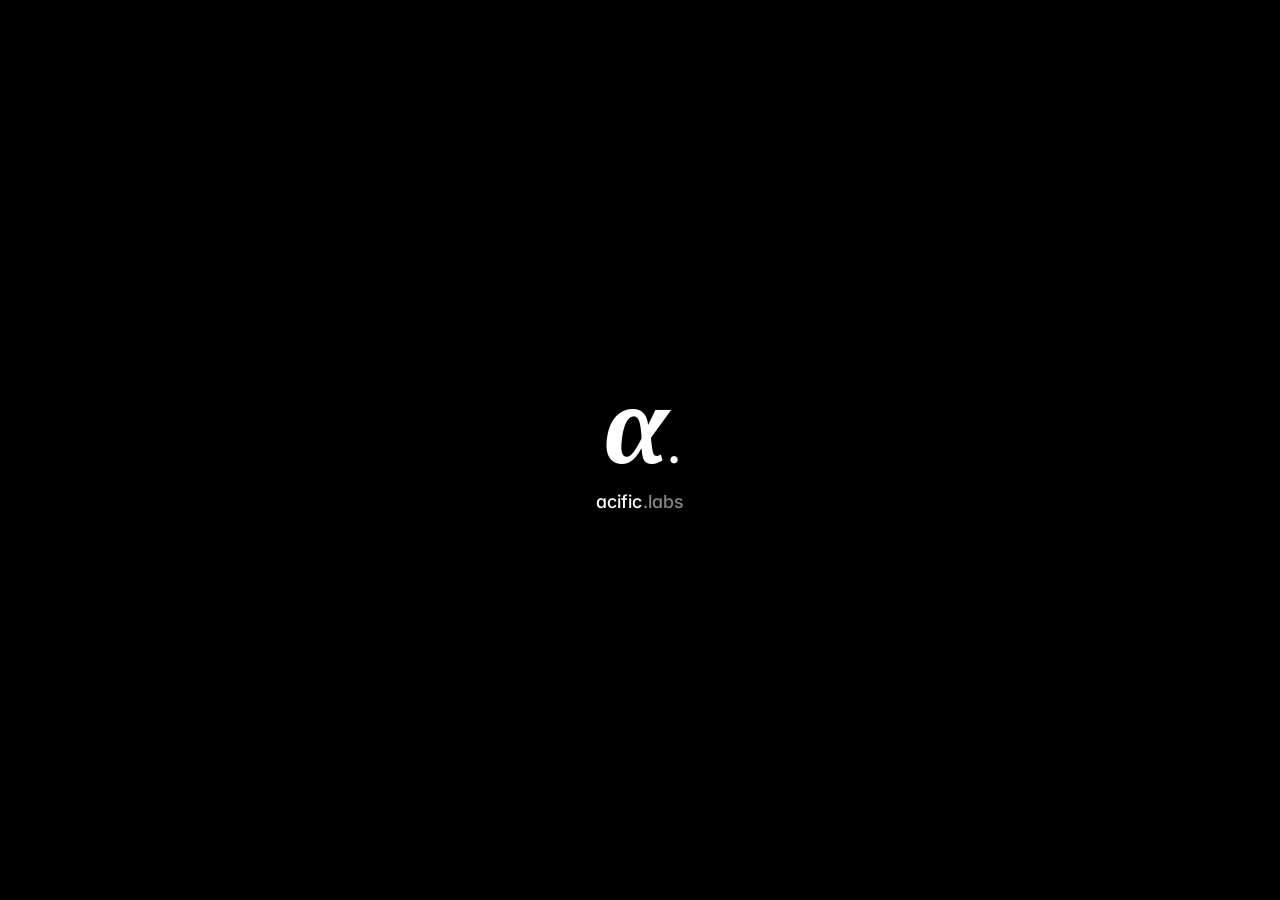
<file: index.html>
<!DOCTYPE html>
<html lang="en" class="home">
<head>
  <meta charset="UTF-8">
  <meta name="viewport" content="width=device-width, initial-scale=1.0">
  <title>acific.labs — Experimental Software Lab</title>
  <meta name="description" content="Acific is an independent software lab. We prototype our own products and AI tools, and run commissioned experiments for teams who want something that doesn't exist yet.">
  <meta name="theme-color" content="#0e0e0f">
  <meta property="og:title" content="acific.labs — Experimental Software Lab">
  <meta property="og:description" content="Experiments in software and AI.">
  <meta property="og:type" content="website">
  <link rel="icon" href="/assets/favicon.svg?v=2" type="image/svg+xml">
  <link rel="icon" href="/assets/favicon-32.png" sizes="32x32" type="image/png">
  <link rel="apple-touch-icon" href="/assets/apple-touch-icon.png">
  <link rel="manifest" href="/site.webmanifest">
  <meta property="og:image" content="https://acific.com/assets/og.png">
  <meta property="og:image:width" content="1200">
  <meta property="og:image:height" content="630">
  <meta property="og:site_name" content="acific.labs">
  <meta name="twitter:card" content="summary_large_image">
  <link rel="preconnect" href="https://fonts.googleapis.com">
  <link rel="preconnect" href="https://fonts.gstatic.com" crossorigin>
  <link href="https://fonts.googleapis.com/css2?family=Inter:wght@300;400;600;800&display=swap" rel="stylesheet">
  <link href="https://fonts.googleapis.com/css2?family=Noto+Serif:ital,wght@1,700&amp;text=%CE%B1&amp;display=block" rel="stylesheet">
  <link rel="stylesheet" href="/assets/style.css?v=20261016170921">
  <script>
    // Cinematic intro: once per visit, and never with reduced motion
    (function () {
      var h = document.documentElement, seen = false;
      try { seen = sessionStorage.getItem("acific-intro") === "1"; } catch (e) {}
      if (seen || matchMedia("(prefers-reduced-motion: reduce)").matches) { h.classList.add("no-intro"); return; }
      h.classList.add("booting");
      // Fail-safe: never leave the page hidden if the script below can't run
      setTimeout(function () { h.classList.remove("booting"); h.classList.add("no-intro"); }, 7000);
    })();
  </script>
</head>
<body>
  <div class="intro" id="intro" aria-hidden="true">
    <div class="intro-brand">
      <div class="intro-mark"><span class="intro-alpha">α</span><span class="intro-dot">.</span></div>
      <div class="intro-word"><span>acific</span>.labs</div>
    </div>
  </div>

  <header class="top">
    <a class="top-mark" href="/" aria-label="Acific home"><span class="alpha" aria-hidden="true">α</span></a>
    <h1 class="top-title"><span>acific</span>.labs</h1>
  </header>

  <main>
    <p class="ctag" aria-live="polite">Experiments in creative, software &amp; AI</p>
    <section class="stage" id="stage" aria-roledescription="carousel" aria-label="Acific pages">
      <article class="cc" style="--band: #b07a78" data-title="acific.labs" data-tag="Experiments in creative, software &amp; AI" data-sub="Independent software lab" data-chip="Lab" data-href="/experiments/" aria-roledescription="slide" aria-label="1 of 8: acific.labs">
        <a href="/experiments/">
          <span class="cc-head"><b class="alpha" aria-hidden="true">α</b><span class="cc-meta">Experimental<br>Software Lab</span><span class="chip cc-chip">Lab</span></span>
          <span class="cc-title">acific.labs</span>
          <span class="cc-by">Experiments in creative, software &amp; AI</span>
          <span class="cc-fig"><svg data-figure="orbit" role="img" aria-label="acific.labs figure" data-follow="off"></svg></span>
          <span class="cc-foot"><span><i>acific</i>.labs</span><span class="cc-open">Open ↗</span></span>
        </a>
      </article>
      <article class="cc" style="--band: #8e7cc3" data-title="Brand World Building" data-tag="Research, strategy and creative for your brand, in one living world." data-sub="AI world-building for brands" data-chip="Beta" data-href="https://worldb.com" aria-roledescription="slide" aria-label="2 of 8: Brand World Building">
        <a href="https://worldb.com" target="_blank" rel="noopener">
          <span class="cc-head"><b class="alpha" aria-hidden="true">α</b><span class="cc-meta">Experiment 004<br>Live beta</span><span class="chip cc-chip">Beta</span></span>
          <span class="cc-title">Brand World Building</span>
          <span class="cc-by">Worlds for brands, built by AI</span>
          <span class="cc-fig"><svg data-figure="world" role="img" aria-label="Brand World Building figure" data-follow="off"></svg></span>
          <span class="cc-foot"><span><i>acific</i>.labs</span><span class="cc-open">worldb.com ↗</span></span>
        </a>
      </article>
      <article class="cc" style="--band: #7d8fb3" data-title="AI Tools" data-tag="AI that does real work, not demos." data-sub="AI that does real work" data-chip="Running" data-href="/experiments/ai-tools/" aria-roledescription="slide" aria-label="3 of 8: AI Tools">
        <a href="/experiments/ai-tools/">
          <span class="cc-head"><b class="alpha" aria-hidden="true">α</b><span class="cc-meta">Experiment 001<br>Running</span><span class="chip cc-chip">Running</span></span>
          <span class="cc-title">AI Tools</span>
          <span class="cc-by">By Acific</span>
          <span class="cc-fig"><svg data-figure="network" role="img" aria-label="AI Tools figure" data-follow="off"></svg></span>
          <span class="cc-foot"><span><i>acific</i>.labs</span><span class="cc-open">Open ↗</span></span>
        </a>
      </article>
      <article class="cc" style="--band: #a8a548" data-title="Developer Utilities" data-tag="Small, sharp tools that remove friction." data-sub="Small, sharp tools" data-chip="Running" data-href="/experiments/developer-utilities/" aria-roledescription="slide" aria-label="4 of 8: Developer Utilities">
        <a href="/experiments/developer-utilities/">
          <span class="cc-head"><b class="alpha" aria-hidden="true">α</b><span class="cc-meta">Experiment 002<br>Running</span><span class="chip cc-chip">Running</span></span>
          <span class="cc-title">Developer Utilities</span>
          <span class="cc-by">By Acific</span>
          <span class="cc-fig"><svg data-figure="bars" role="img" aria-label="Developer Utilities figure" data-follow="off"></svg></span>
          <span class="cc-foot"><span><i>acific</i>.labs</span><span class="cc-open">Open ↗</span></span>
        </a>
      </article>
      <article class="cc" style="--band: #c4704f" data-title="Apps" data-tag="One thing, done exceptionally well." data-sub="One thing, done well" data-chip="Queued" data-href="/experiments/apps/" aria-roledescription="slide" aria-label="5 of 8: Apps">
        <a href="/experiments/apps/">
          <span class="cc-head"><b class="alpha" aria-hidden="true">α</b><span class="cc-meta">Experiment 003<br>Queued</span><span class="chip cc-chip">Queued</span></span>
          <span class="cc-title">Apps</span>
          <span class="cc-by">By Acific</span>
          <span class="cc-fig"><svg data-figure="funnel" role="img" aria-label="Apps figure" data-follow="off"></svg></span>
          <span class="cc-foot"><span><i>acific</i>.labs</span><span class="cc-open">Open ↗</span></span>
        </a>
      </article>
      <article class="cc" style="--band: #6f9a8d" data-title="Commissions" data-tag="Same bench, same standards, pointed at what you're building." data-sub="Development, AI, design" data-chip="Open" data-href="/commissions/" aria-roledescription="slide" aria-label="6 of 8: Commissions">
        <a href="/commissions/">
          <span class="cc-head"><b class="alpha" aria-hidden="true">α</b><span class="cc-meta">Commissions<br>For you</span><span class="chip cc-chip">Open</span></span>
          <span class="cc-title">Commissions</span>
          <span class="cc-by">Built for you</span>
          <span class="cc-fig"><svg data-figure="grid" role="img" aria-label="Commissions figure" data-follow="off"></svg></span>
          <span class="cc-foot"><span><i>acific</i>.labs</span><span class="cc-open">Open ↗</span></span>
        </a>
      </article>
      <article class="cc" style="--band: #e0c24f" data-title="Figures" data-tag="Nine small experiments in motion. Every one is live." data-sub="Interactive figures" data-chip="9 live" data-href="/figures/" aria-roledescription="slide" aria-label="7 of 8: Figures">
        <a href="/figures/">
          <span class="cc-head"><b class="alpha" aria-hidden="true">α</b><span class="cc-meta">Figures<br>Nine studies</span><span class="chip cc-chip">9 live</span></span>
          <span class="cc-title">Figures</span>
          <span class="cc-by">Small experiments in motion</span>
          <span class="cc-fig"><svg data-figure="matrix" role="img" aria-label="Figures figure" data-follow="off"></svg></span>
          <span class="cc-foot"><span><i>acific</i>.labs</span><span class="cc-open">Open ↗</span></span>
        </a>
      </article>
      <article class="cc" style="--band: #1f1f1f" data-title="About" data-tag="An independent lab for software that doesn't exist yet." data-sub="How we work" data-chip="Contact" data-href="/about/" aria-roledescription="slide" aria-label="8 of 8: About">
        <a href="/about/">
          <span class="cc-head"><b class="alpha" aria-hidden="true">α</b><span class="cc-meta">About<br>Contact</span><span class="chip cc-chip">Contact</span></span>
          <span class="cc-title">About</span>
          <span class="cc-by">An independent software lab</span>
          <span class="cc-fig"><svg data-figure="pair" role="img" aria-label="About figure" data-follow="off"></svg></span>
          <span class="cc-foot"><span><i>acific</i>.labs</span><span class="cc-open">Open ↗</span></span>
        </a>
      </article>
    </section>

    <nav class="cnav" aria-label="Carousel controls">
      <button class="cbtn" id="prev" aria-label="Previous">‹</button>
      <button class="cbtn" id="play" aria-label="Play" aria-pressed="false"><span class="i-play">▶</span><span class="i-pause">❚❚</span></button>
      <span class="cnav-now" aria-live="polite">
        <span class="cnav-thumb" id="navThumb"><b class="alpha" aria-hidden="true">α</b></span>
        <span class="cnav-text"><span class="cnav-title"><span id="navTitle">Acific</span><span class="chip" id="navChip">Lab</span></span><span class="cnav-sub" id="navSub"></span></span>
      </span>
      <a class="cbtn open" id="navOpen" href="/experiments/" aria-label="Open">↗</a>
      <button class="cbtn" id="next" aria-label="Next">›</button>
    </nav>
    <p class="chint">Drag · Scroll · ← → keys · Click the front card to open</p>
  </main>

  <div class="modal" id="modal" role="dialog" aria-modal="true" aria-label="Page" hidden>
    <article class="modal-card">
      <button class="modal-close" aria-label="Close">×</button>
      <div class="modal-body" id="modalBody"></div>
    </article>
  </div>
  <script type="module" src="/assets/site.js?v=20261016170921"></script>
  <script type="module" src="/assets/carousel.js?v=20261016170921"></script>
  <!-- Cloudflare Web Analytics (cookie-free) -->
  <script type="module" src="https://static.cloudflareinsights.com/beacon.min.js" data-cf-beacon='{"token": "da414ee884b74918b845daea1137ff67"}'></script>
</body>
</html>
</file>
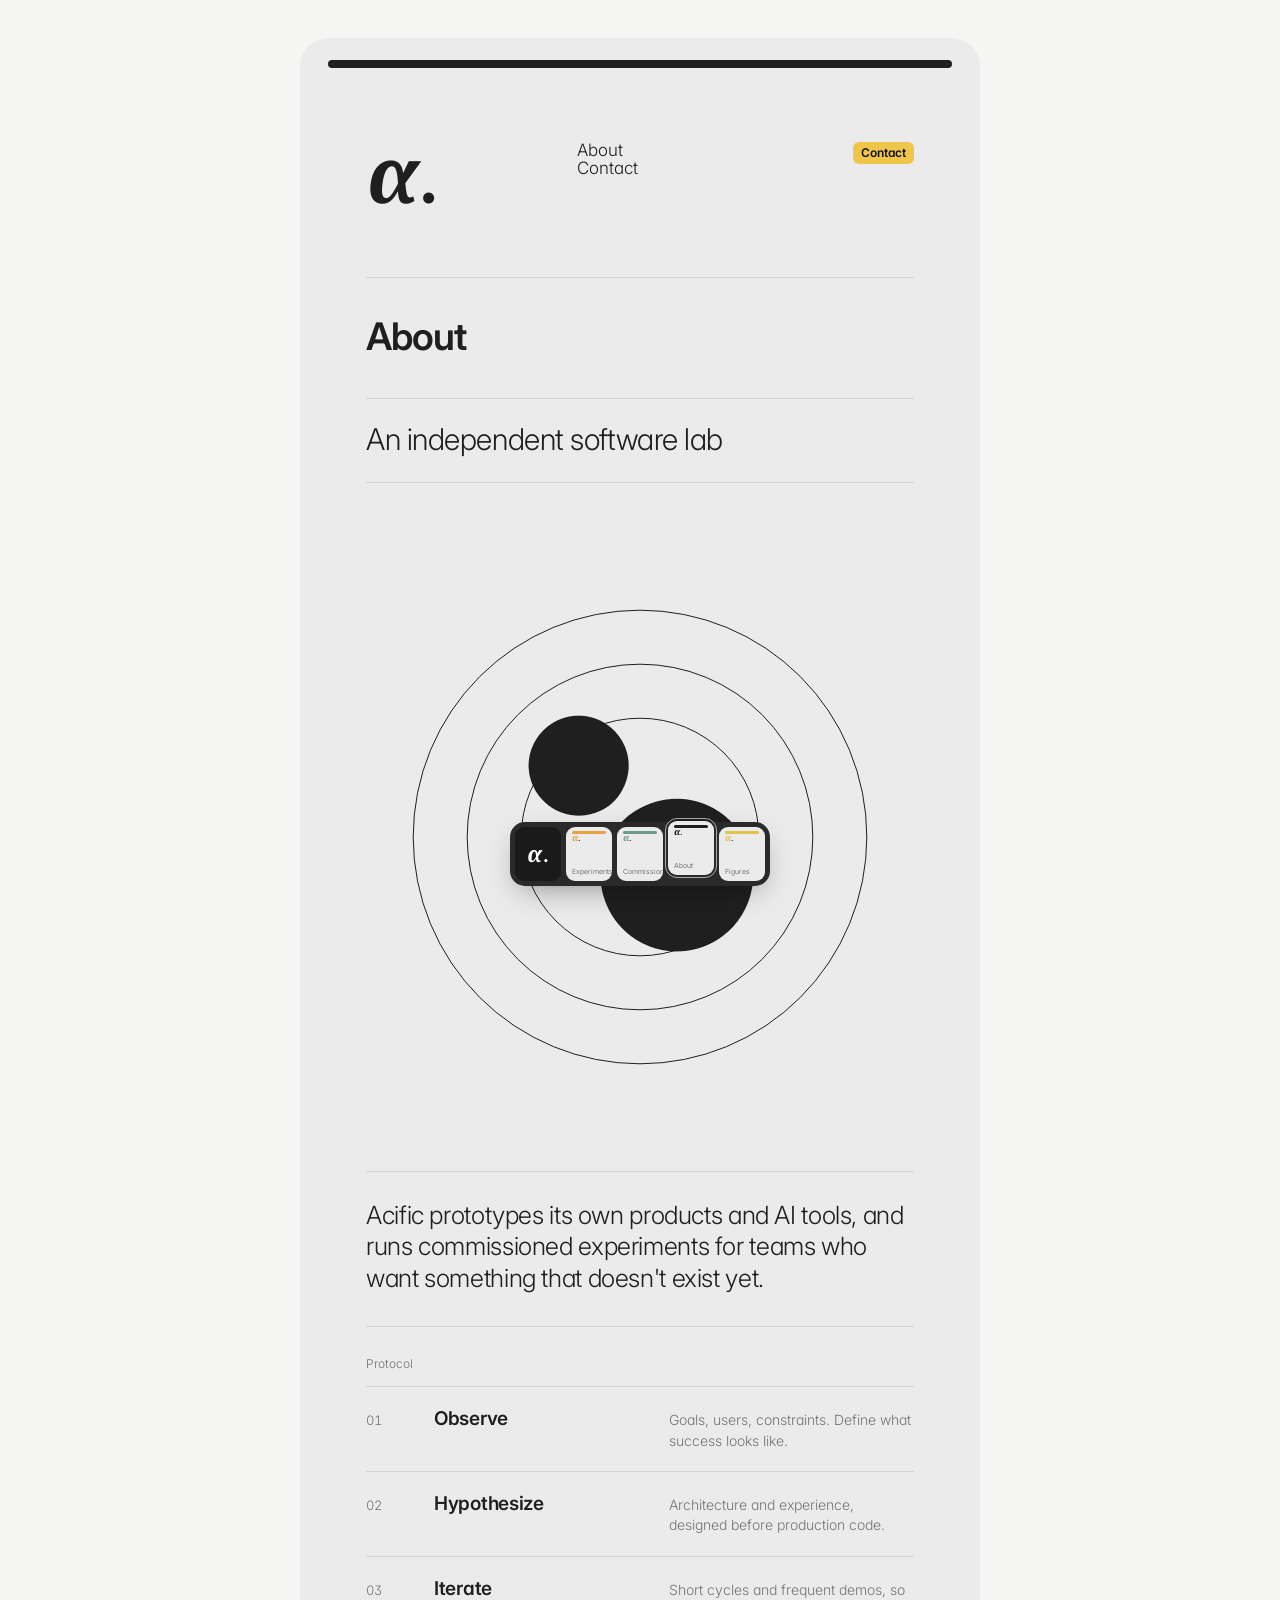
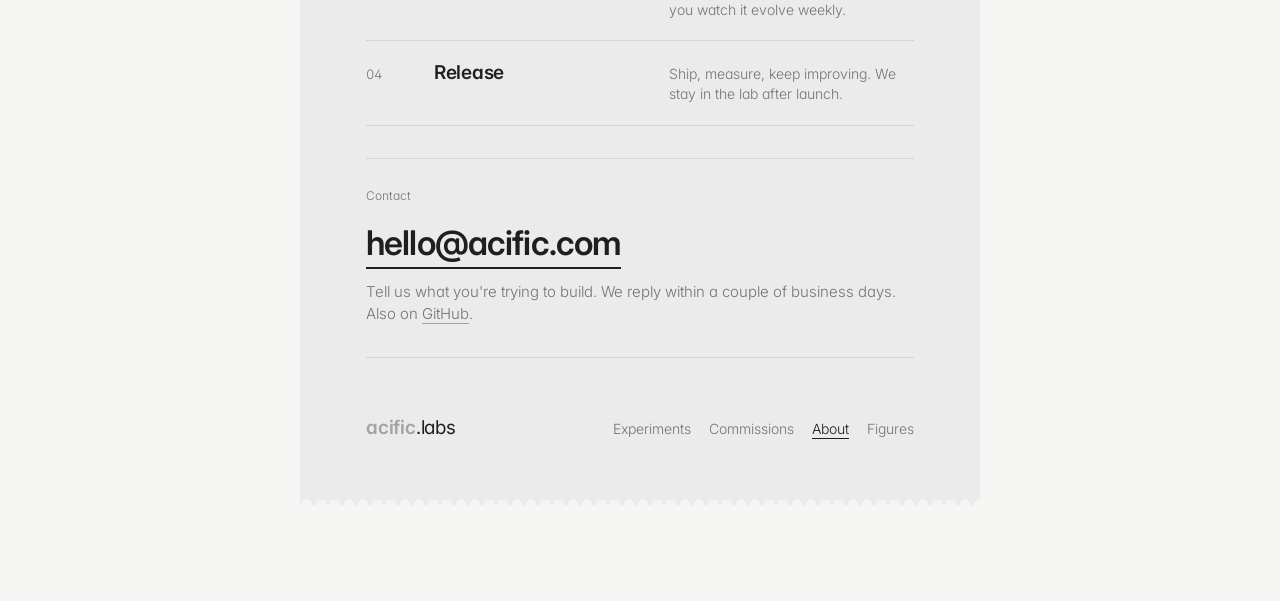
<file: about/index.html>
<!DOCTYPE html>
<html lang="en">
<head>
  <meta charset="UTF-8">
  <meta name="viewport" content="width=device-width, initial-scale=1.0">
  <title>About — acific.labs</title>
  <meta name="description" content="About Acific, an independent experimental software lab, and how to get in touch.">
  <meta name="theme-color" content="#1f1f1f">
  <meta property="og:title" content="About — acific.labs">
  <meta property="og:description" content="About Acific, an independent experimental software lab, and how to get in touch.">
  <meta property="og:type" content="website">
  <link rel="icon" href="/assets/favicon.svg?v=2" type="image/svg+xml">
  <link rel="icon" href="/assets/favicon-32.png" sizes="32x32" type="image/png">
  <link rel="apple-touch-icon" href="/assets/apple-touch-icon.png">
  <link rel="manifest" href="/site.webmanifest">
  <meta property="og:image" content="https://acific.com/assets/og.png">
  <meta property="og:image:width" content="1200">
  <meta property="og:image:height" content="630">
  <meta property="og:site_name" content="acific.labs">
  <meta name="twitter:card" content="summary_large_image">
  <link rel="preconnect" href="https://fonts.googleapis.com">
  <link rel="preconnect" href="https://fonts.gstatic.com" crossorigin>
  <link href="https://fonts.googleapis.com/css2?family=Inter:wght@300;400;600;800&display=swap" rel="stylesheet">
  <link href="https://fonts.googleapis.com/css2?family=Noto+Serif:ital,wght@1,700&amp;text=%CE%B1&amp;display=block" rel="stylesheet">
  <link rel="stylesheet" href="/assets/style.css?v=20261016170921">
</head>
<body>
  <div class="wall">
    <article class="card" style="--band: #1f1f1f">
      <header class="card-head">
        <a class="mark" href="/" aria-label="Acific home"><span class="alpha" aria-hidden="true">α</span></a>
        <p class="meta">About<br>Contact</p>
        <span class="chip head-chip">Contact</span>
      </header>

      <h1 class="title reveal">About</h1>
      <p class="by reveal">An independent software lab</p>
      <figure class="fig reveal">
        <svg data-figure="pair" role="img" aria-label="Two black bodies circling inside three rings."></svg>
      </figure>
      <section class="sect reveal">
        <p class="lede">Acific prototypes its own products and AI tools, and runs commissioned experiments for teams who want something that doesn't exist yet.</p>
      </section>
      <section class="sect reveal">
        <p class="label">Protocol</p>
        <ol class="rows">
        <li class="row"><span class="num">01</span><span class="row-title">Observe</span><span class="row-text">Goals, users, constraints. Define what success looks like.</span></li>
        <li class="row"><span class="num">02</span><span class="row-title">Hypothesize</span><span class="row-text">Architecture and experience, designed before production code.</span></li>
        <li class="row"><span class="num">03</span><span class="row-title">Iterate</span><span class="row-text">Short cycles and frequent demos, so you watch it evolve weekly.</span></li>
        <li class="row"><span class="num">04</span><span class="row-title">Release</span><span class="row-text">Ship, measure, keep improving. We stay in the lab after launch.</span></li>
        </ol>
      </section>
      <section class="sect reveal" id="contact">
        <p class="label">Contact</p>
        <a class="mail" href="mailto:hello@acific.com">hello@acific.com</a>
        <p class="muted">Tell us what you're trying to build. We reply within a couple of business days. Also on <a class="u" href="https://github.com/Acific" target="_blank" rel="noopener">GitHub</a>.</p>
      </section>

      <footer class="card-foot">
        <a class="wordmark" href="/"><span>acific</span>.labs</a>
        <nav aria-label="Main">
        <a href="/experiments/">Experiments</a>
        <a href="/commissions/">Commissions</a>
        <a href="/about/" aria-current="page">About</a>
        <a href="/figures/">Figures</a>
        </nav>
      </footer>
    </article>
  </div>
  <nav class="dock" aria-label="Pages">
    <a class="dock-home" href="/" aria-label="Home"><span class="alpha" aria-hidden="true">α</span></a>
    <a class="dock-card" href="/experiments/" style="--band: #e8a13c"><b class="alpha" aria-hidden="true">α</b><span>Experiments</span></a>
    <a class="dock-card" href="/commissions/" style="--band: #6f9a8d"><b class="alpha" aria-hidden="true">α</b><span>Commissions</span></a>
    <a class="dock-card" href="/about/" style="--band: #1f1f1f" aria-current="page"><b class="alpha" aria-hidden="true">α</b><span>About</span></a>
    <a class="dock-card" href="/figures/" style="--band: #e0c24f"><b class="alpha" aria-hidden="true">α</b><span>Figures</span></a>
  </nav>
  <script type="module" src="/assets/site.js?v=20261016170921"></script>
  <!-- Cloudflare Web Analytics (cookie-free) -->
  <script type="module" src="https://static.cloudflareinsights.com/beacon.min.js" data-cf-beacon='{"token": "da414ee884b74918b845daea1137ff67"}'></script>
</body>
</html>
</file>
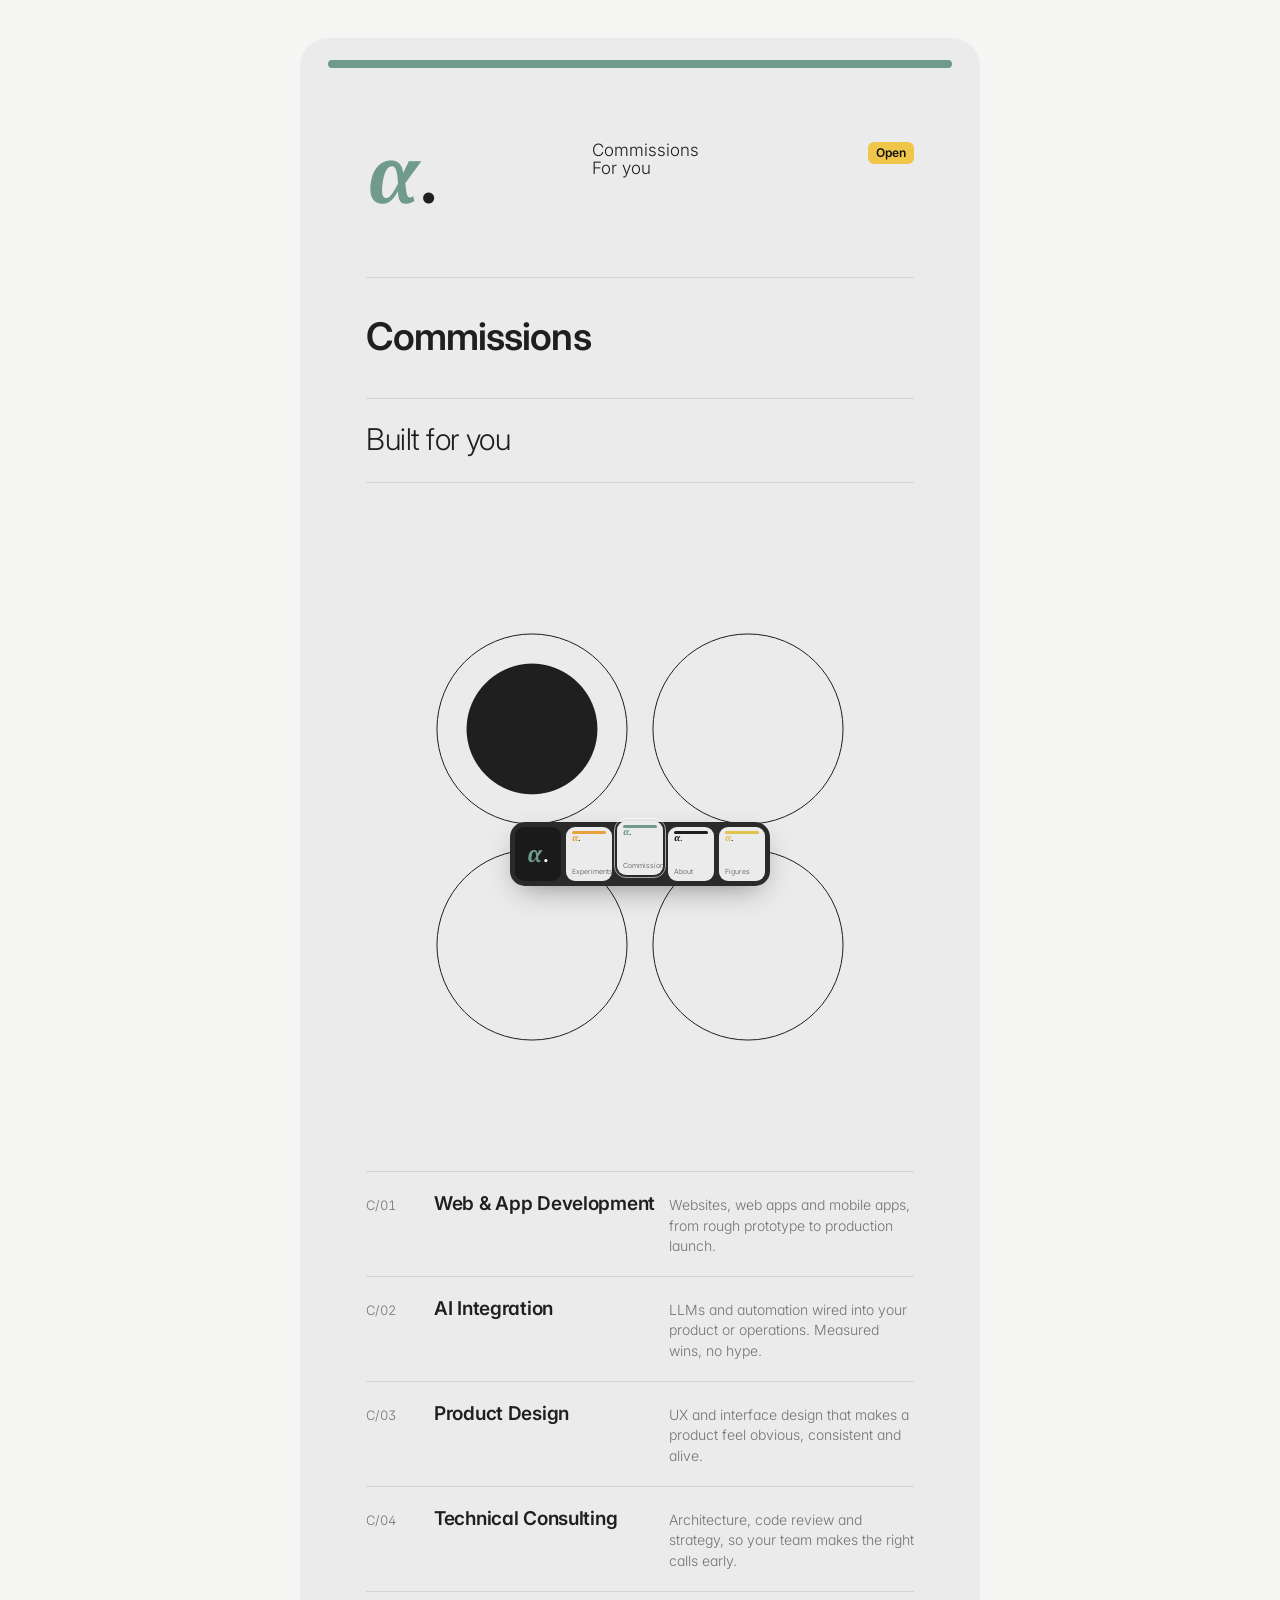
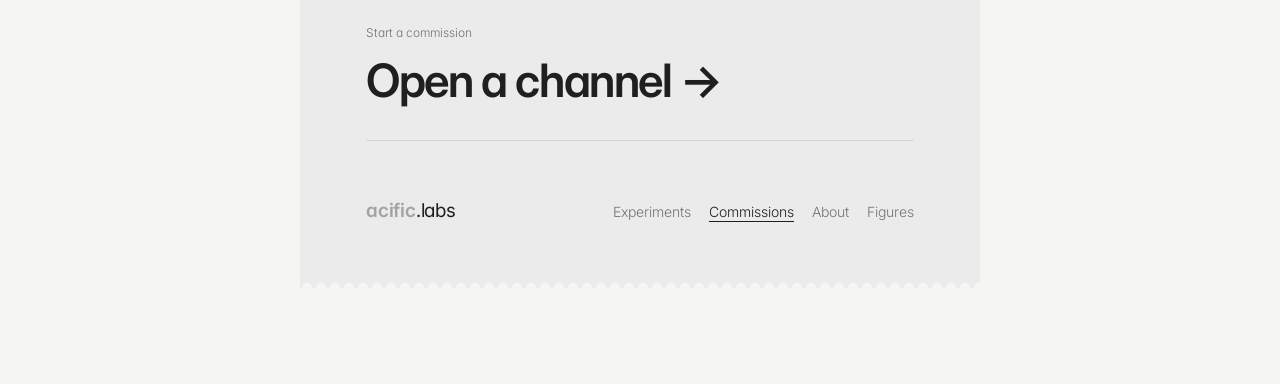
<file: commissions/index.html>
<!DOCTYPE html>
<html lang="en">
<head>
  <meta charset="UTF-8">
  <meta name="viewport" content="width=device-width, initial-scale=1.0">
  <title>Commissions — acific.labs</title>
  <meta name="description" content="Web and app development, AI integration, product design and technical consulting from Acific.">
  <meta name="theme-color" content="#6f9a8d">
  <meta property="og:title" content="Commissions — acific.labs">
  <meta property="og:description" content="Web and app development, AI integration, product design and technical consulting from Acific.">
  <meta property="og:type" content="website">
  <link rel="icon" href="/assets/favicon.svg?v=2" type="image/svg+xml">
  <link rel="icon" href="/assets/favicon-32.png" sizes="32x32" type="image/png">
  <link rel="apple-touch-icon" href="/assets/apple-touch-icon.png">
  <link rel="manifest" href="/site.webmanifest">
  <meta property="og:image" content="https://acific.com/assets/og.png">
  <meta property="og:image:width" content="1200">
  <meta property="og:image:height" content="630">
  <meta property="og:site_name" content="acific.labs">
  <meta name="twitter:card" content="summary_large_image">
  <link rel="preconnect" href="https://fonts.googleapis.com">
  <link rel="preconnect" href="https://fonts.gstatic.com" crossorigin>
  <link href="https://fonts.googleapis.com/css2?family=Inter:wght@300;400;600;800&display=swap" rel="stylesheet">
  <link href="https://fonts.googleapis.com/css2?family=Noto+Serif:ital,wght@1,700&amp;text=%CE%B1&amp;display=block" rel="stylesheet">
  <link rel="stylesheet" href="/assets/style.css?v=20261016170921">
</head>
<body>
  <div class="wall">
    <article class="card" style="--band: #6f9a8d">
      <header class="card-head">
        <a class="mark" href="/" aria-label="Acific home"><span class="alpha" aria-hidden="true">α</span></a>
        <p class="meta">Commissions<br>For you</p>
        <span class="chip head-chip">Open</span>
      </header>

      <h1 class="title reveal">Commissions</h1>
      <p class="by reveal">Built for you</p>
      <figure class="fig reveal">
        <svg data-figure="grid" role="img" aria-label="A black body moving between four circles, one for each kind of commission."></svg>
      </figure>
      <ol class="rows reveal">
        <li class="row" data-station="0"><span class="num">C/01</span><span class="row-title">Web & App Development</span><span class="row-text">Websites, web apps and mobile apps, from rough prototype to production launch.</span></li>
        <li class="row" data-station="1"><span class="num">C/02</span><span class="row-title">AI Integration</span><span class="row-text">LLMs and automation wired into your product or operations. Measured wins, no hype.</span></li>
        <li class="row" data-station="2"><span class="num">C/03</span><span class="row-title">Product Design</span><span class="row-text">UX and interface design that makes a product feel obvious, consistent and alive.</span></li>
        <li class="row" data-station="3"><span class="num">C/04</span><span class="row-title">Technical Consulting</span><span class="row-text">Architecture, code review and strategy, so your team makes the right calls early.</span></li>
      </ol>
      <a class="next link reveal" href="/about/#contact"><span class="label">Start a commission</span><span class="next-title">Open a channel →</span></a>

      <footer class="card-foot">
        <a class="wordmark" href="/"><span>acific</span>.labs</a>
        <nav aria-label="Main">
        <a href="/experiments/">Experiments</a>
        <a href="/commissions/" aria-current="page">Commissions</a>
        <a href="/about/">About</a>
        <a href="/figures/">Figures</a>
        </nav>
      </footer>
    </article>
  </div>
  <nav class="dock" aria-label="Pages">
    <a class="dock-home" href="/" aria-label="Home"><span class="alpha" aria-hidden="true">α</span></a>
    <a class="dock-card" href="/experiments/" style="--band: #e8a13c"><b class="alpha" aria-hidden="true">α</b><span>Experiments</span></a>
    <a class="dock-card" href="/commissions/" style="--band: #6f9a8d" aria-current="page"><b class="alpha" aria-hidden="true">α</b><span>Commissions</span></a>
    <a class="dock-card" href="/about/" style="--band: #1f1f1f"><b class="alpha" aria-hidden="true">α</b><span>About</span></a>
    <a class="dock-card" href="/figures/" style="--band: #e0c24f"><b class="alpha" aria-hidden="true">α</b><span>Figures</span></a>
  </nav>
  <script type="module" src="/assets/site.js?v=20261016170921"></script>
  <!-- Cloudflare Web Analytics (cookie-free) -->
  <script type="module" src="https://static.cloudflareinsights.com/beacon.min.js" data-cf-beacon='{"token": "da414ee884b74918b845daea1137ff67"}'></script>
</body>
</html>
</file>
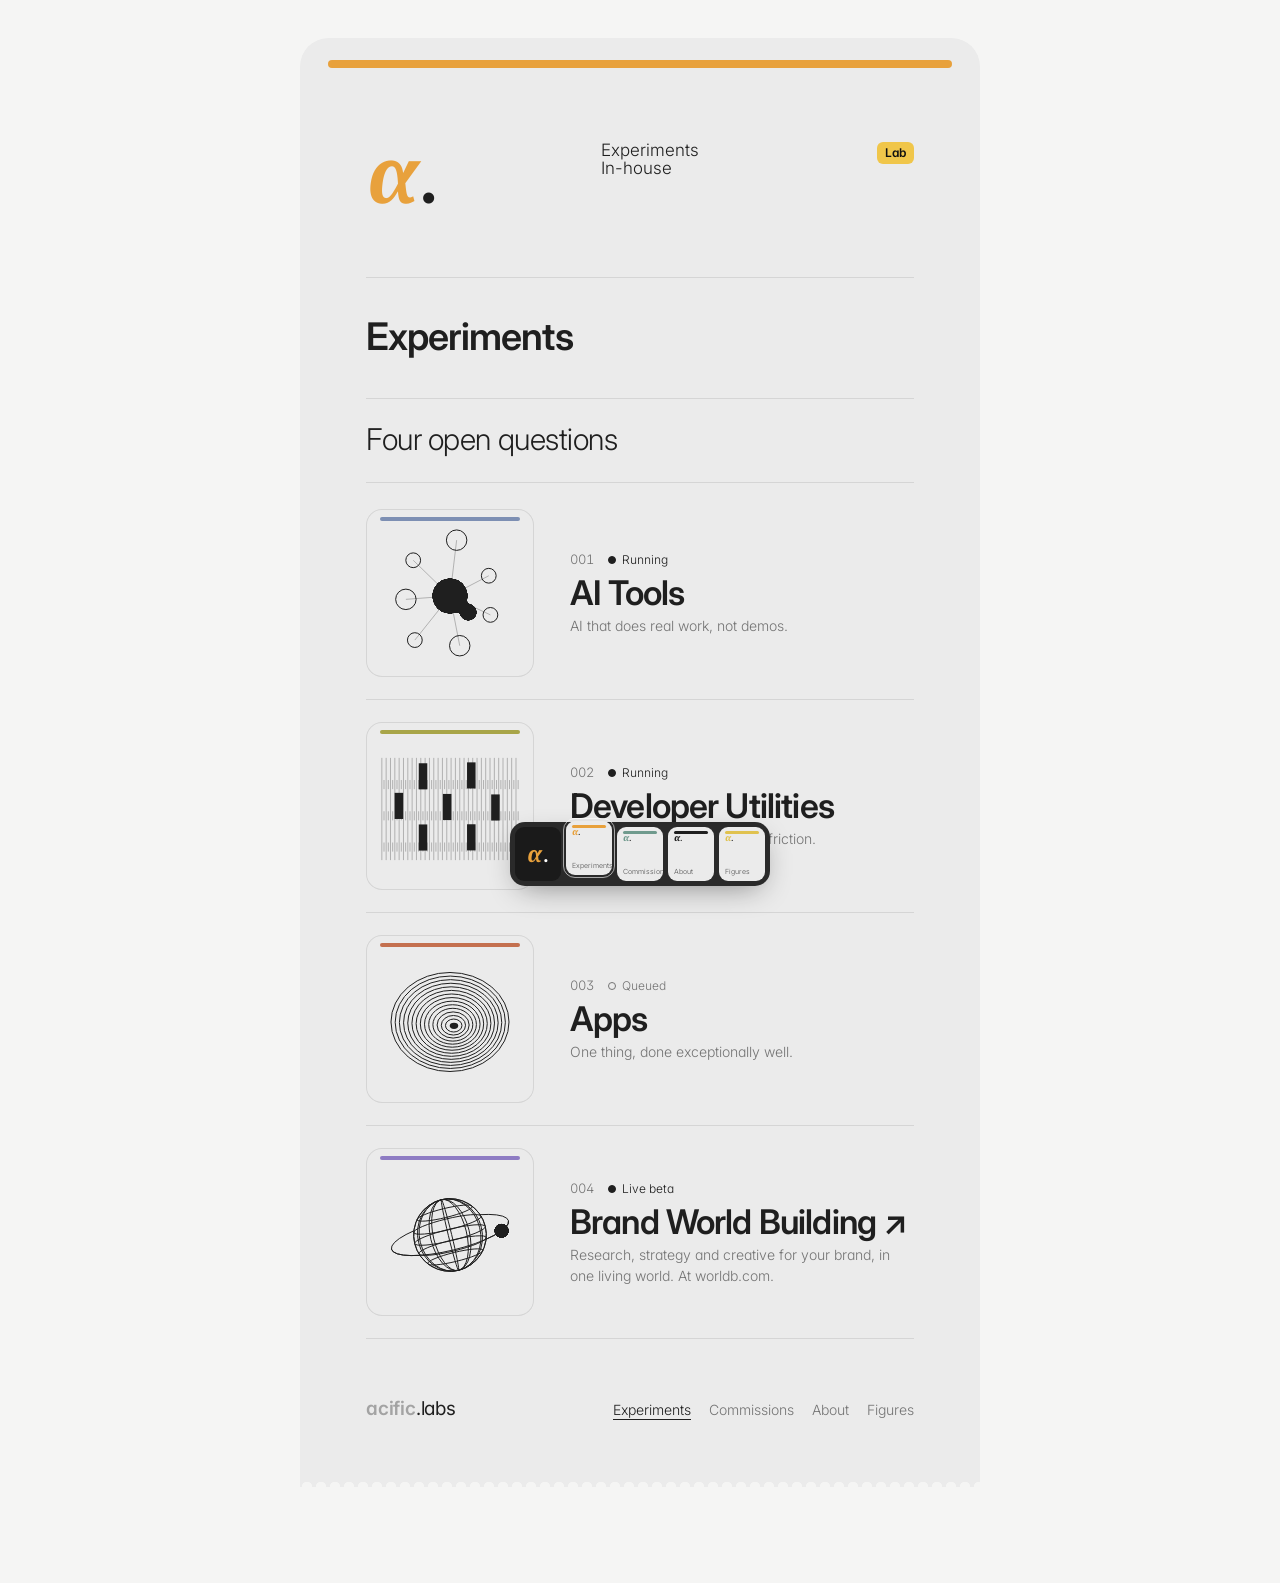
<file: experiments/index.html>
<!DOCTYPE html>
<html lang="en">
<head>
  <meta charset="UTF-8">
  <meta name="viewport" content="width=device-width, initial-scale=1.0">
  <title>Experiments — acific.labs</title>
  <meta name="description" content="Acific's in-house experiments: AI tools, developer utilities and apps.">
  <meta name="theme-color" content="#e8a13c">
  <meta property="og:title" content="Experiments — acific.labs">
  <meta property="og:description" content="Acific's in-house experiments: AI tools, developer utilities and apps.">
  <meta property="og:type" content="website">
  <link rel="icon" href="/assets/favicon.svg?v=2" type="image/svg+xml">
  <link rel="icon" href="/assets/favicon-32.png" sizes="32x32" type="image/png">
  <link rel="apple-touch-icon" href="/assets/apple-touch-icon.png">
  <link rel="manifest" href="/site.webmanifest">
  <meta property="og:image" content="https://acific.com/assets/og.png">
  <meta property="og:image:width" content="1200">
  <meta property="og:image:height" content="630">
  <meta property="og:site_name" content="acific.labs">
  <meta name="twitter:card" content="summary_large_image">
  <link rel="preconnect" href="https://fonts.googleapis.com">
  <link rel="preconnect" href="https://fonts.gstatic.com" crossorigin>
  <link href="https://fonts.googleapis.com/css2?family=Inter:wght@300;400;600;800&display=swap" rel="stylesheet">
  <link href="https://fonts.googleapis.com/css2?family=Noto+Serif:ital,wght@1,700&amp;text=%CE%B1&amp;display=block" rel="stylesheet">
  <link rel="stylesheet" href="/assets/style.css?v=20261016170921">
</head>
<body>
  <div class="wall">
    <article class="card" style="--band: #e8a13c">
      <header class="card-head">
        <a class="mark" href="/" aria-label="Acific home"><span class="alpha" aria-hidden="true">α</span></a>
        <p class="meta">Experiments<br>In-house</p>
        <span class="chip head-chip">Lab</span>
      </header>

      <h1 class="title reveal">Experiments</h1>
      <p class="by reveal">Four open questions</p>
      <section class="exps reveal" aria-label="Experiments">
        <a class="exp link" href="/experiments/ai-tools/" style="--band: #7d8fb3">
          <span class="exp-fig"><svg data-figure="network" role="img" aria-label="AI Tools figure" data-follow="off"></svg></span>
          <span class="exp-text">
            <span class="exp-top"><span class="num">001</span><span class="st run">Running</span></span>
            <span class="exp-title">AI Tools</span>
            <span class="row-text">AI that does real work, not demos.</span>
          </span>
        </a>
        <a class="exp link" href="/experiments/developer-utilities/" style="--band: #a8a548">
          <span class="exp-fig"><svg data-figure="bars" role="img" aria-label="Developer Utilities figure" data-follow="off"></svg></span>
          <span class="exp-text">
            <span class="exp-top"><span class="num">002</span><span class="st run">Running</span></span>
            <span class="exp-title">Developer Utilities</span>
            <span class="row-text">Small, sharp tools that remove friction.</span>
          </span>
        </a>
        <a class="exp link" href="/experiments/apps/" style="--band: #c4704f">
          <span class="exp-fig"><svg data-figure="funnel" role="img" aria-label="Apps figure" data-follow="off"></svg></span>
          <span class="exp-text">
            <span class="exp-top"><span class="num">003</span><span class="st">Queued</span></span>
            <span class="exp-title">Apps</span>
            <span class="row-text">One thing, done exceptionally well.</span>
          </span>
        </a>
        <a class="exp link" href="https://worldb.com" target="_blank" rel="noopener" style="--band: #8e7cc3">
          <span class="exp-fig"><svg data-figure="world" role="img" aria-label="Brand World Building figure" data-follow="off"></svg></span>
          <span class="exp-text">
            <span class="exp-top"><span class="num">004</span><span class="st run">Live beta</span></span>
            <span class="exp-title">Brand World Building&nbsp;↗</span>
            <span class="row-text">Research, strategy and creative for your brand, in one living world. At worldb.com.</span>
          </span>
        </a>
      </section>

      <footer class="card-foot">
        <a class="wordmark" href="/"><span>acific</span>.labs</a>
        <nav aria-label="Main">
        <a href="/experiments/" aria-current="page">Experiments</a>
        <a href="/commissions/">Commissions</a>
        <a href="/about/">About</a>
        <a href="/figures/">Figures</a>
        </nav>
      </footer>
    </article>
  </div>
  <nav class="dock" aria-label="Pages">
    <a class="dock-home" href="/" aria-label="Home"><span class="alpha" aria-hidden="true">α</span></a>
    <a class="dock-card" href="/experiments/" style="--band: #e8a13c" aria-current="page"><b class="alpha" aria-hidden="true">α</b><span>Experiments</span></a>
    <a class="dock-card" href="/commissions/" style="--band: #6f9a8d"><b class="alpha" aria-hidden="true">α</b><span>Commissions</span></a>
    <a class="dock-card" href="/about/" style="--band: #1f1f1f"><b class="alpha" aria-hidden="true">α</b><span>About</span></a>
    <a class="dock-card" href="/figures/" style="--band: #e0c24f"><b class="alpha" aria-hidden="true">α</b><span>Figures</span></a>
  </nav>
  <script type="module" src="/assets/site.js?v=20261016170921"></script>
  <!-- Cloudflare Web Analytics (cookie-free) -->
  <script type="module" src="https://static.cloudflareinsights.com/beacon.min.js" data-cf-beacon='{"token": "da414ee884b74918b845daea1137ff67"}'></script>
</body>
</html>
</file>
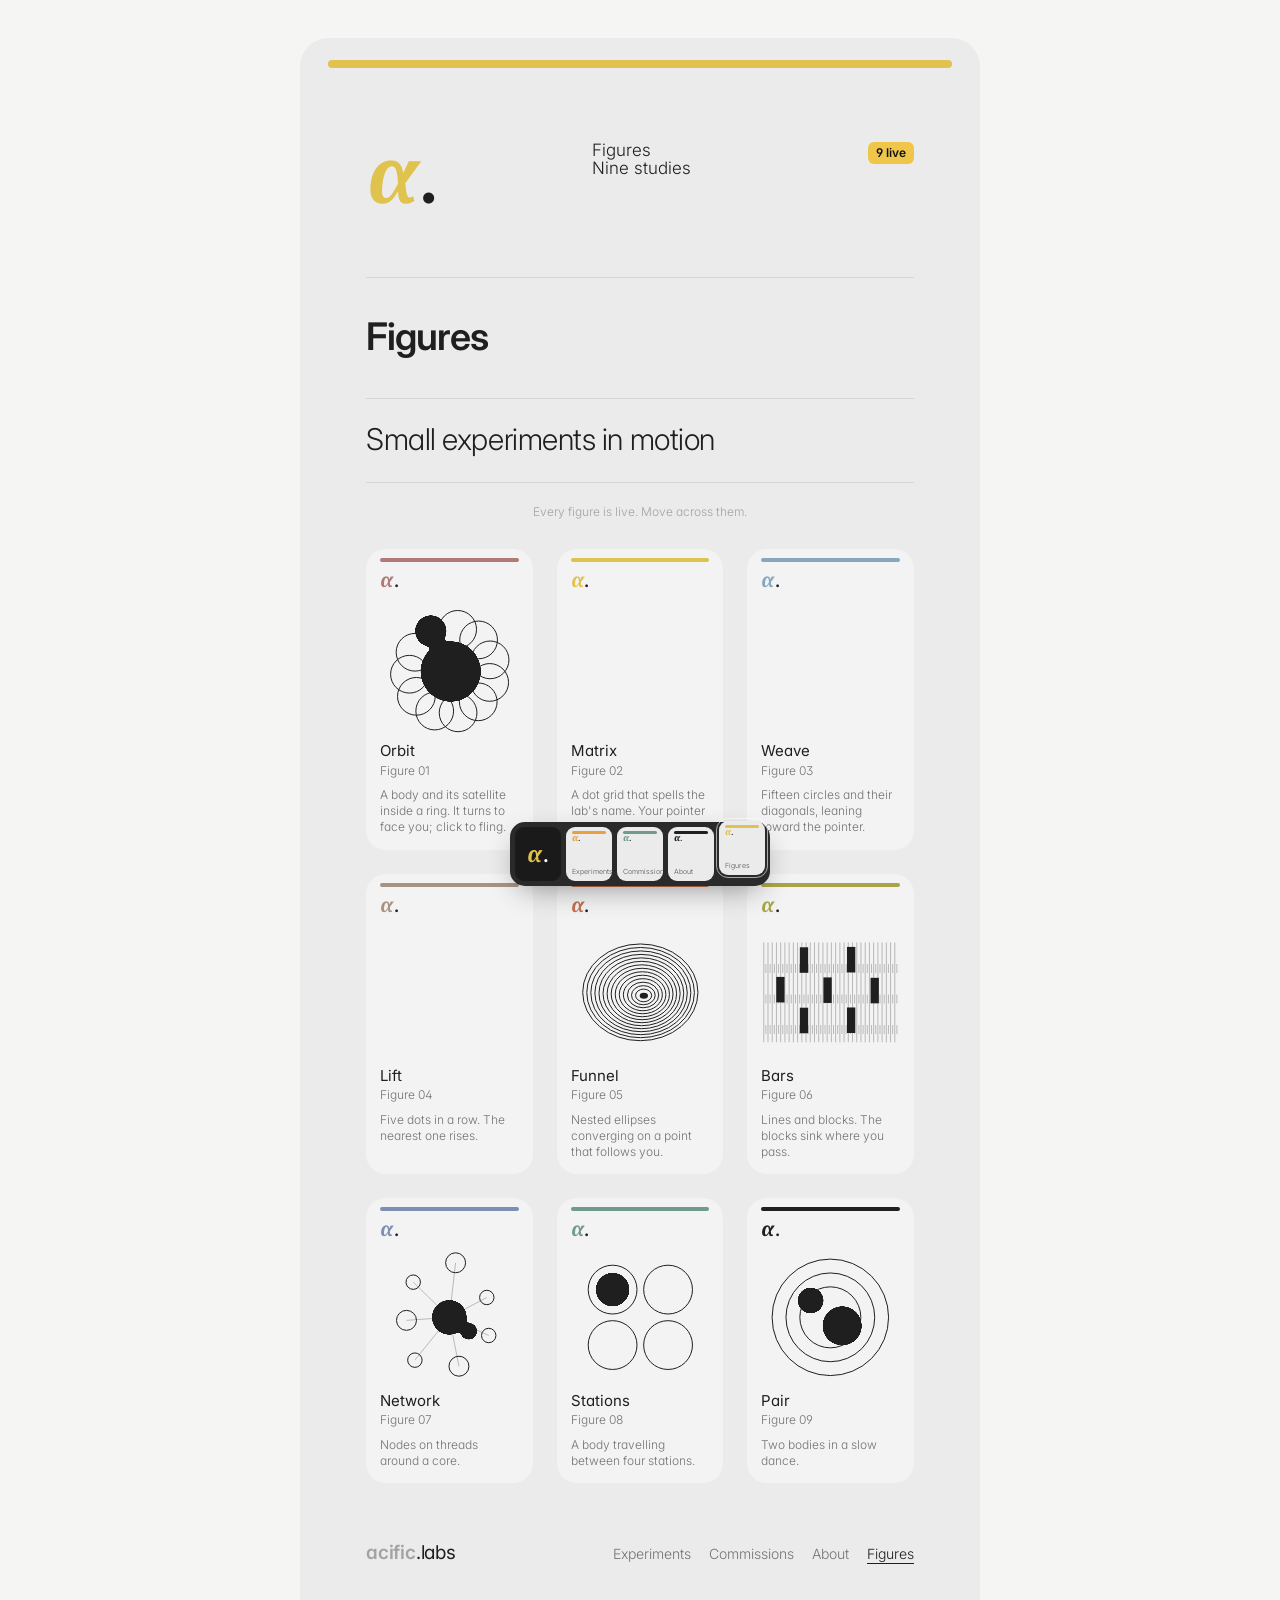
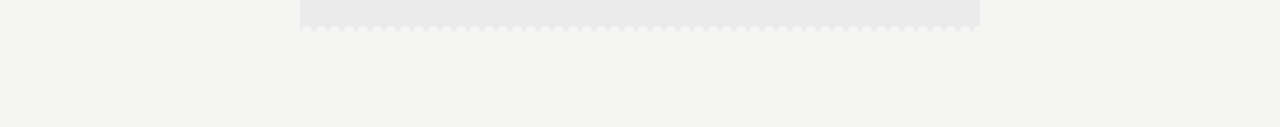
<file: figures/index.html>
<!DOCTYPE html>
<html lang="en">
<head>
  <meta charset="UTF-8">
  <meta name="viewport" content="width=device-width, initial-scale=1.0">
  <title>Figures — acific.labs</title>
  <meta name="description" content="Nine interactive figures from the Acific lab: orbit, matrix, weave, lift, funnel, bars, network, stations and pair.">
  <meta name="theme-color" content="#e0c24f">
  <meta property="og:title" content="Figures — acific.labs">
  <meta property="og:description" content="Nine interactive figures from the Acific lab: orbit, matrix, weave, lift, funnel, bars, network, stations and pair.">
  <meta property="og:type" content="website">
  <link rel="icon" href="/assets/favicon.svg?v=2" type="image/svg+xml">
  <link rel="icon" href="/assets/favicon-32.png" sizes="32x32" type="image/png">
  <link rel="apple-touch-icon" href="/assets/apple-touch-icon.png">
  <link rel="manifest" href="/site.webmanifest">
  <meta property="og:image" content="https://acific.com/assets/og.png">
  <meta property="og:image:width" content="1200">
  <meta property="og:image:height" content="630">
  <meta property="og:site_name" content="acific.labs">
  <meta name="twitter:card" content="summary_large_image">
  <link rel="preconnect" href="https://fonts.googleapis.com">
  <link rel="preconnect" href="https://fonts.gstatic.com" crossorigin>
  <link href="https://fonts.googleapis.com/css2?family=Inter:wght@300;400;600;800&display=swap" rel="stylesheet">
  <link href="https://fonts.googleapis.com/css2?family=Noto+Serif:ital,wght@1,700&amp;text=%CE%B1&amp;display=block" rel="stylesheet">
  <link rel="stylesheet" href="/assets/style.css?v=20261016170921">
</head>
<body>
  <div class="wall">
    <article class="card" style="--band: #e0c24f">
      <header class="card-head">
        <a class="mark" href="/" aria-label="Acific home"><span class="alpha" aria-hidden="true">α</span></a>
        <p class="meta">Figures<br>Nine studies</p>
        <span class="chip head-chip">9 live</span>
      </header>

      <h1 class="title reveal">Figures</h1>
      <p class="by reveal">Small experiments in motion</p>
      <p class="hint reveal">Every figure is live. Move across them.</p>
      <section class="tickets" aria-label="Figures">
        <figure class="ticket reveal" style="--band: #b07a78">
          <span class="ticket-mark"><span class="alpha" aria-hidden="true">α</span></span>
          <svg data-figure="orbit" role="img" aria-label="Orbit figure"></svg>
          <figcaption><span class="ticket-name">Orbit</span><span class="ticket-sub">Figure 01</span><span class="ticket-note">A body and its satellite inside a ring. It turns to face you; click to fling.</span></figcaption>
        </figure>
        <figure class="ticket reveal" style="--band: #e0c24f">
          <span class="ticket-mark"><span class="alpha" aria-hidden="true">α</span></span>
          <svg data-figure="matrix" role="img" aria-label="Matrix figure"></svg>
          <figcaption><span class="ticket-name">Matrix</span><span class="ticket-sub">Figure 02</span><span class="ticket-note">A dot grid that spells the lab's name. Your pointer draws on it.</span></figcaption>
        </figure>
        <figure class="ticket reveal" style="--band: #84a9bc">
          <span class="ticket-mark"><span class="alpha" aria-hidden="true">α</span></span>
          <svg data-figure="weave" role="img" aria-label="Weave figure"></svg>
          <figcaption><span class="ticket-name">Weave</span><span class="ticket-sub">Figure 03</span><span class="ticket-note">Fifteen circles and their diagonals, leaning toward the pointer.</span></figcaption>
        </figure>
        <figure class="ticket reveal" style="--band: #a89383">
          <span class="ticket-mark"><span class="alpha" aria-hidden="true">α</span></span>
          <svg data-figure="lift" role="img" aria-label="Lift figure"></svg>
          <figcaption><span class="ticket-name">Lift</span><span class="ticket-sub">Figure 04</span><span class="ticket-note">Five dots in a row. The nearest one rises.</span></figcaption>
        </figure>
        <figure class="ticket reveal" style="--band: #c4704f">
          <span class="ticket-mark"><span class="alpha" aria-hidden="true">α</span></span>
          <svg data-figure="funnel" role="img" aria-label="Funnel figure"></svg>
          <figcaption><span class="ticket-name">Funnel</span><span class="ticket-sub">Figure 05</span><span class="ticket-note">Nested ellipses converging on a point that follows you.</span></figcaption>
        </figure>
        <figure class="ticket reveal" style="--band: #a8a548">
          <span class="ticket-mark"><span class="alpha" aria-hidden="true">α</span></span>
          <svg data-figure="bars" role="img" aria-label="Bars figure"></svg>
          <figcaption><span class="ticket-name">Bars</span><span class="ticket-sub">Figure 06</span><span class="ticket-note">Lines and blocks. The blocks sink where you pass.</span></figcaption>
        </figure>
        <figure class="ticket reveal" style="--band: #7d8fb3">
          <span class="ticket-mark"><span class="alpha" aria-hidden="true">α</span></span>
          <svg data-figure="network" role="img" aria-label="Network figure"></svg>
          <figcaption><span class="ticket-name">Network</span><span class="ticket-sub">Figure 07</span><span class="ticket-note">Nodes on threads around a core.</span></figcaption>
        </figure>
        <figure class="ticket reveal" style="--band: #6f9a8d">
          <span class="ticket-mark"><span class="alpha" aria-hidden="true">α</span></span>
          <svg data-figure="grid" role="img" aria-label="Stations figure"></svg>
          <figcaption><span class="ticket-name">Stations</span><span class="ticket-sub">Figure 08</span><span class="ticket-note">A body travelling between four stations.</span></figcaption>
        </figure>
        <figure class="ticket reveal" style="--band: #1f1f1f">
          <span class="ticket-mark"><span class="alpha" aria-hidden="true">α</span></span>
          <svg data-figure="pair" role="img" aria-label="Pair figure"></svg>
          <figcaption><span class="ticket-name">Pair</span><span class="ticket-sub">Figure 09</span><span class="ticket-note">Two bodies in a slow dance.</span></figcaption>
        </figure>
      </section>

      <footer class="card-foot">
        <a class="wordmark" href="/"><span>acific</span>.labs</a>
        <nav aria-label="Main">
        <a href="/experiments/">Experiments</a>
        <a href="/commissions/">Commissions</a>
        <a href="/about/">About</a>
        <a href="/figures/" aria-current="page">Figures</a>
        </nav>
      </footer>
    </article>
  </div>
  <nav class="dock" aria-label="Pages">
    <a class="dock-home" href="/" aria-label="Home"><span class="alpha" aria-hidden="true">α</span></a>
    <a class="dock-card" href="/experiments/" style="--band: #e8a13c"><b class="alpha" aria-hidden="true">α</b><span>Experiments</span></a>
    <a class="dock-card" href="/commissions/" style="--band: #6f9a8d"><b class="alpha" aria-hidden="true">α</b><span>Commissions</span></a>
    <a class="dock-card" href="/about/" style="--band: #1f1f1f"><b class="alpha" aria-hidden="true">α</b><span>About</span></a>
    <a class="dock-card" href="/figures/" style="--band: #e0c24f" aria-current="page"><b class="alpha" aria-hidden="true">α</b><span>Figures</span></a>
  </nav>
  <script type="module" src="/assets/site.js?v=20261016170921"></script>
  <!-- Cloudflare Web Analytics (cookie-free) -->
  <script type="module" src="https://static.cloudflareinsights.com/beacon.min.js" data-cf-beacon='{"token": "da414ee884b74918b845daea1137ff67"}'></script>
</body>
</html>
</file>
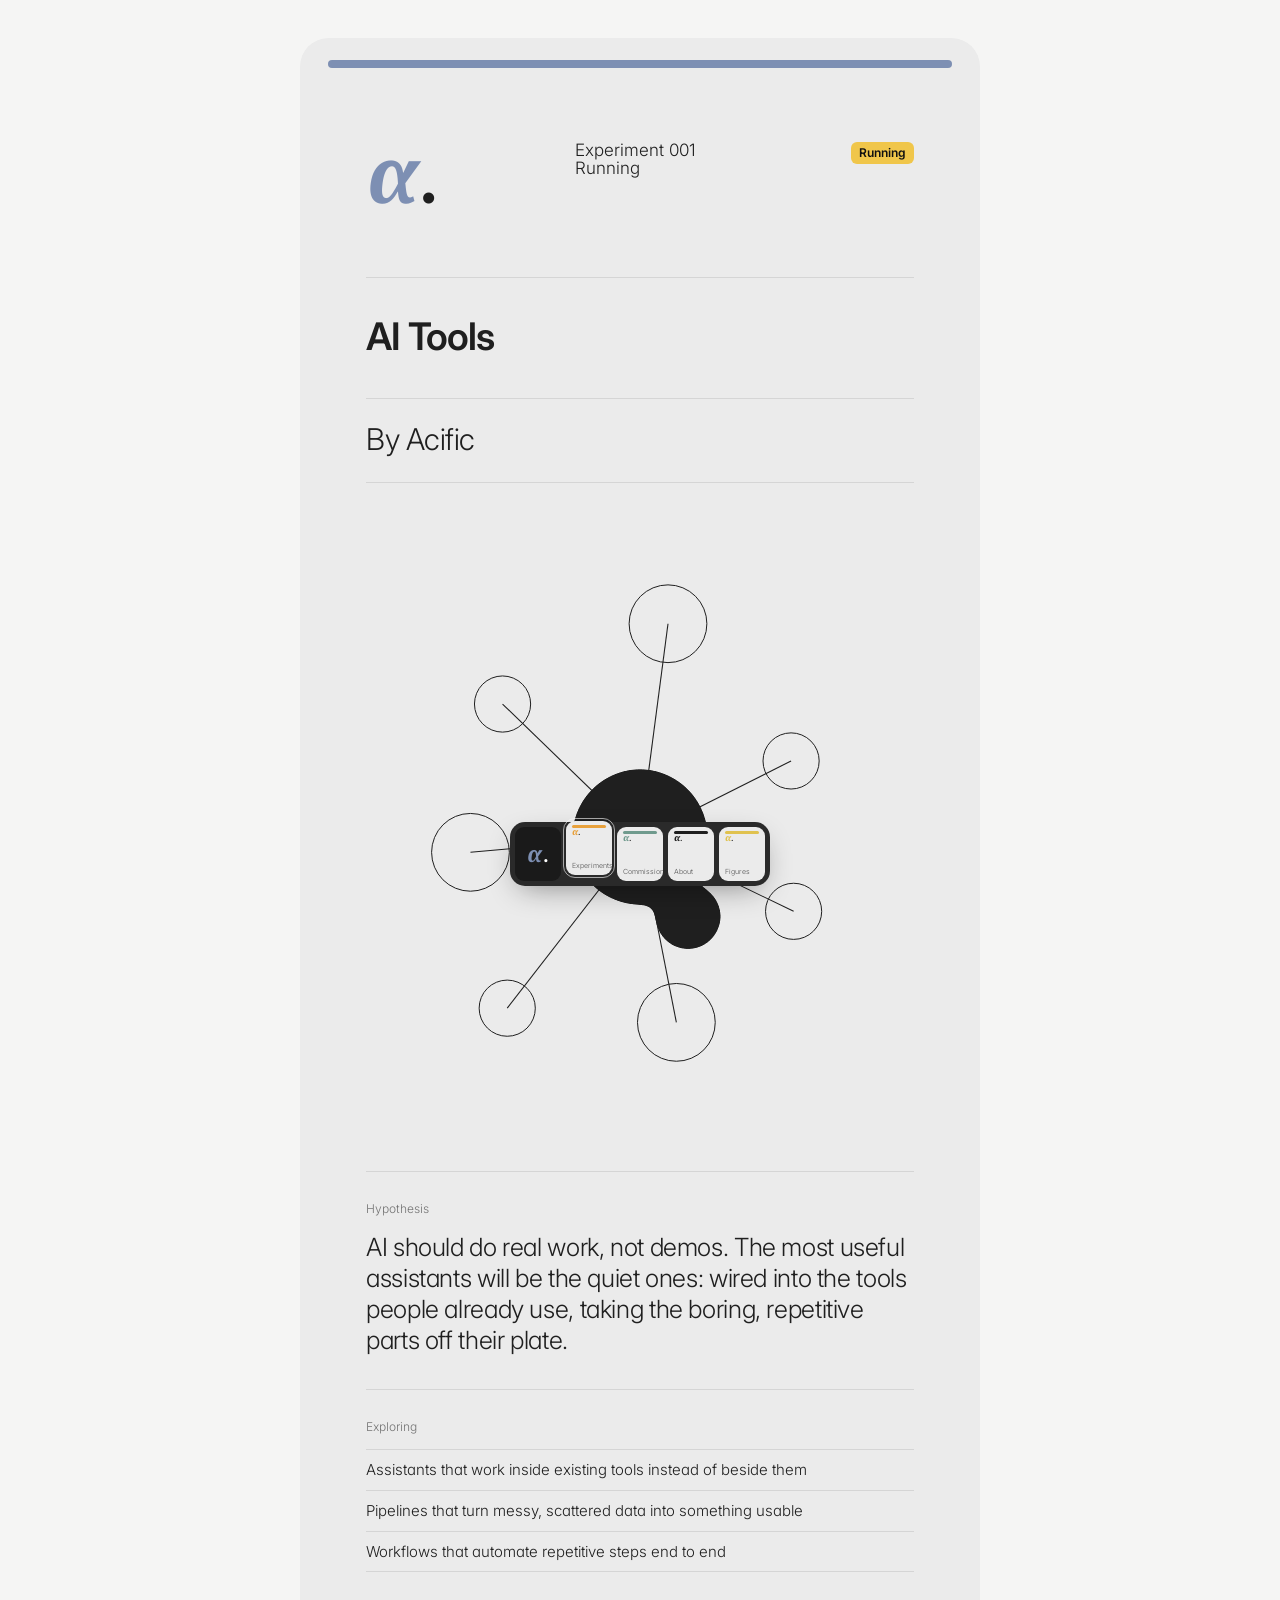
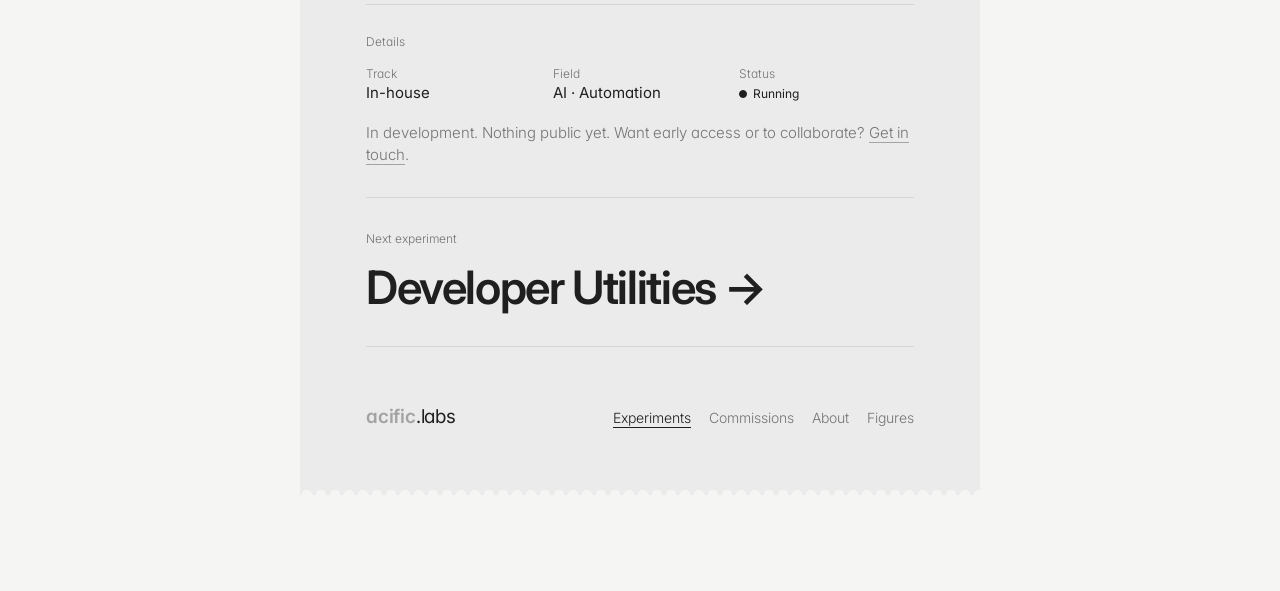
<file: experiments/ai-tools/index.html>
<!DOCTYPE html>
<html lang="en">
<head>
  <meta charset="UTF-8">
  <meta name="viewport" content="width=device-width, initial-scale=1.0">
  <title>AI Tools — acific.labs</title>
  <meta name="description" content="AI should do real work, not demos.">
  <meta name="theme-color" content="#7d8fb3">
  <meta property="og:title" content="AI Tools — acific.labs">
  <meta property="og:description" content="AI should do real work, not demos.">
  <meta property="og:type" content="website">
  <link rel="icon" href="/assets/favicon.svg?v=2" type="image/svg+xml">
  <link rel="icon" href="/assets/favicon-32.png" sizes="32x32" type="image/png">
  <link rel="apple-touch-icon" href="/assets/apple-touch-icon.png">
  <link rel="manifest" href="/site.webmanifest">
  <meta property="og:image" content="https://acific.com/assets/og.png">
  <meta property="og:image:width" content="1200">
  <meta property="og:image:height" content="630">
  <meta property="og:site_name" content="acific.labs">
  <meta name="twitter:card" content="summary_large_image">
  <link rel="preconnect" href="https://fonts.googleapis.com">
  <link rel="preconnect" href="https://fonts.gstatic.com" crossorigin>
  <link href="https://fonts.googleapis.com/css2?family=Inter:wght@300;400;600;800&display=swap" rel="stylesheet">
  <link href="https://fonts.googleapis.com/css2?family=Noto+Serif:ital,wght@1,700&amp;text=%CE%B1&amp;display=block" rel="stylesheet">
  <link rel="stylesheet" href="/assets/style.css?v=20261016170921">
</head>
<body>
  <div class="wall">
    <article class="card" style="--band: #7d8fb3">
      <header class="card-head">
        <a class="mark" href="/" aria-label="Acific home"><span class="alpha" aria-hidden="true">α</span></a>
        <p class="meta">Experiment 001<br>Running</p>
        <span class="chip head-chip">Running</span>
      </header>

      <h1 class="title reveal">AI Tools</h1>
      <p class="by reveal">By Acific</p>
      <figure class="fig reveal">
        <svg data-figure="network" role="img" aria-label="AI Tools figure"></svg>
      </figure>
      <section class="sect reveal">
        <p class="label">Hypothesis</p>
        <p class="lede">AI should do real work, not demos. The most useful assistants will be the quiet ones: wired into the tools people already use, taking the boring, repetitive parts off their plate.</p>
      </section>
      <section class="sect reveal">
        <p class="label">Exploring</p>
        <ul class="bullets">
            <li>Assistants that work inside existing tools instead of beside them</li>
            <li>Pipelines that turn messy, scattered data into something usable</li>
            <li>Workflows that automate repetitive steps end to end</li>
        </ul>
      </section>
      <section class="sect reveal">
        <p class="label">Details</p>
        <dl class="facts">
          <div><dt>Track</dt><dd>In-house</dd></div>
          <div><dt>Field</dt><dd>AI · Automation</dd></div>
          <div><dt>Status</dt><dd><span class="st run">Running</span></dd></div>
        </dl>
        <p class="muted">In development. Nothing public yet. Want early access or to collaborate? <a class="u" href="/about/#contact">Get in touch</a>.</p>
      </section>
      <a class="next link reveal" href="/experiments/developer-utilities/"><span class="label">Next experiment</span><span class="next-title">Developer Utilities →</span></a>

      <footer class="card-foot">
        <a class="wordmark" href="/"><span>acific</span>.labs</a>
        <nav aria-label="Main">
        <a href="/experiments/" aria-current="page">Experiments</a>
        <a href="/commissions/">Commissions</a>
        <a href="/about/">About</a>
        <a href="/figures/">Figures</a>
        </nav>
      </footer>
    </article>
  </div>
  <nav class="dock" aria-label="Pages">
    <a class="dock-home" href="/" aria-label="Home"><span class="alpha" aria-hidden="true">α</span></a>
    <a class="dock-card" href="/experiments/" style="--band: #e8a13c" aria-current="page"><b class="alpha" aria-hidden="true">α</b><span>Experiments</span></a>
    <a class="dock-card" href="/commissions/" style="--band: #6f9a8d"><b class="alpha" aria-hidden="true">α</b><span>Commissions</span></a>
    <a class="dock-card" href="/about/" style="--band: #1f1f1f"><b class="alpha" aria-hidden="true">α</b><span>About</span></a>
    <a class="dock-card" href="/figures/" style="--band: #e0c24f"><b class="alpha" aria-hidden="true">α</b><span>Figures</span></a>
  </nav>
  <script type="module" src="/assets/site.js?v=20261016170921"></script>
  <!-- Cloudflare Web Analytics (cookie-free) -->
  <script type="module" src="https://static.cloudflareinsights.com/beacon.min.js" data-cf-beacon='{"token": "da414ee884b74918b845daea1137ff67"}'></script>
</body>
</html>
</file>
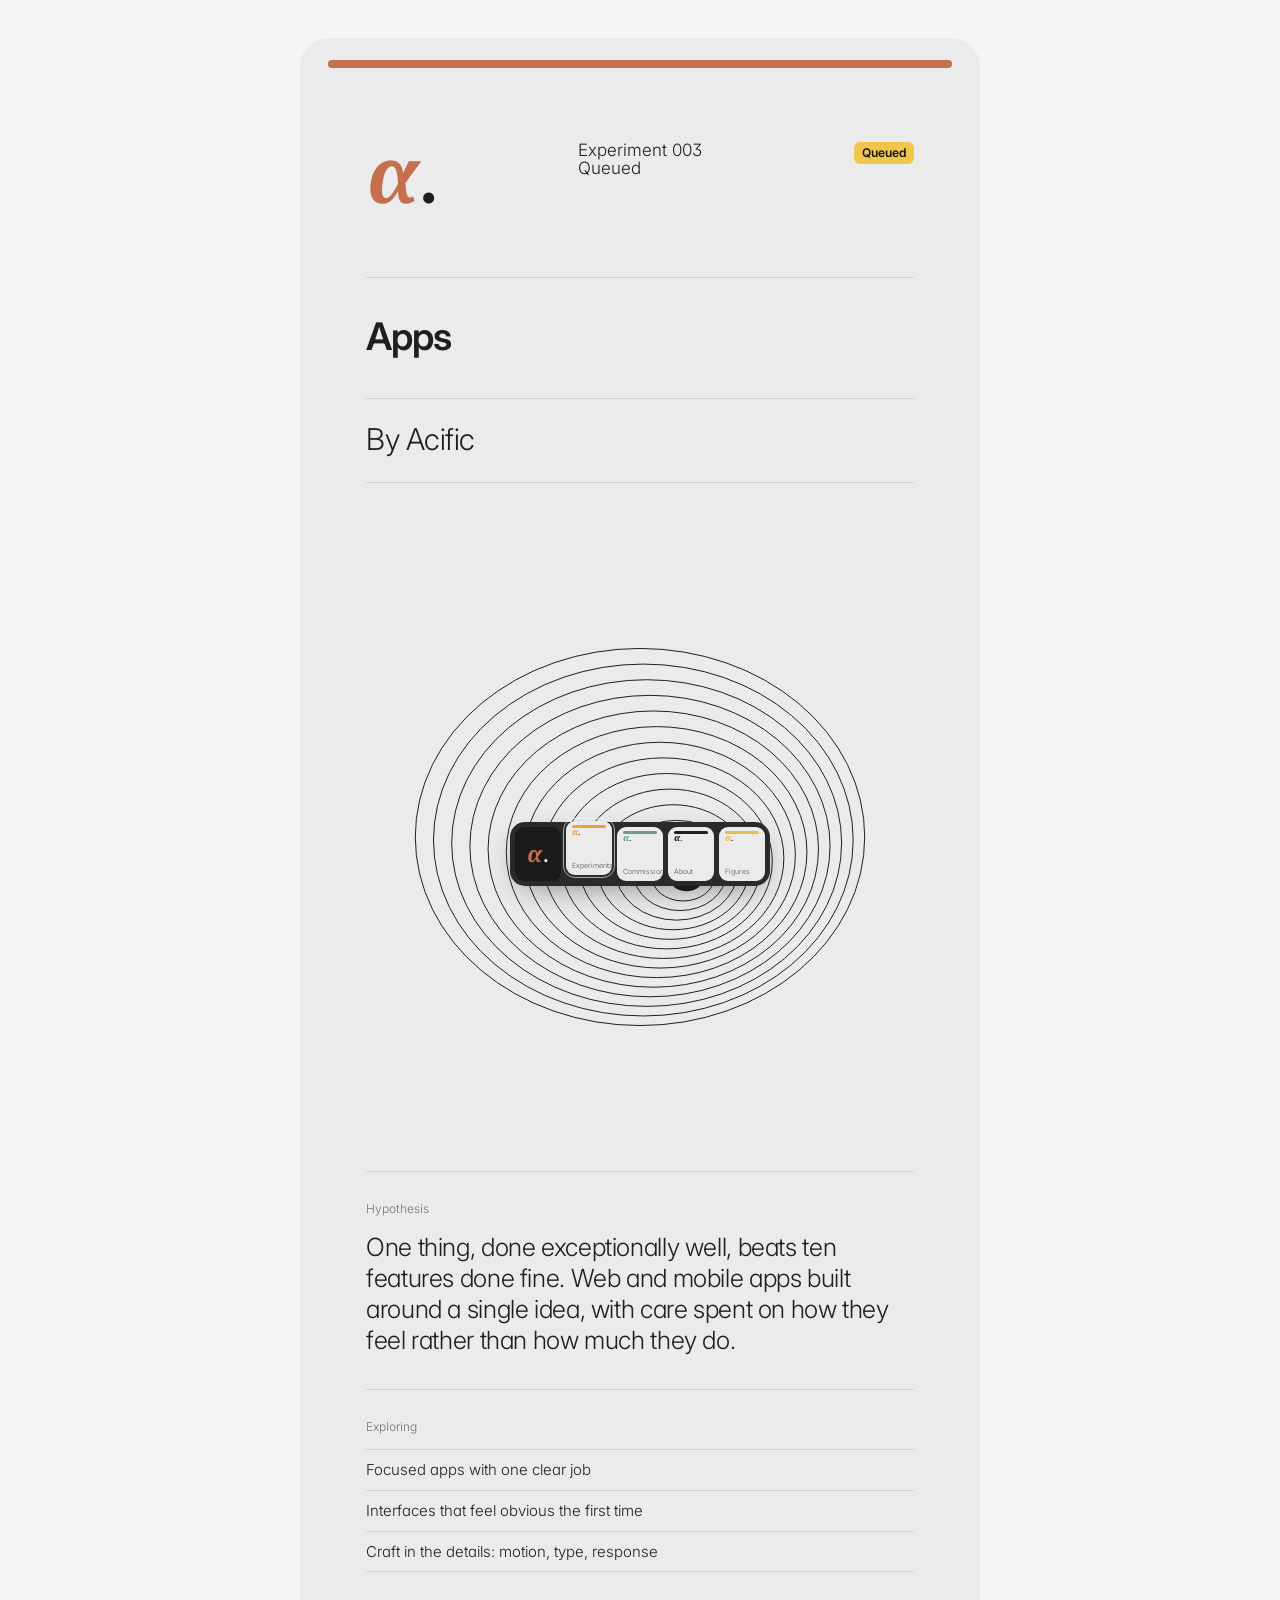
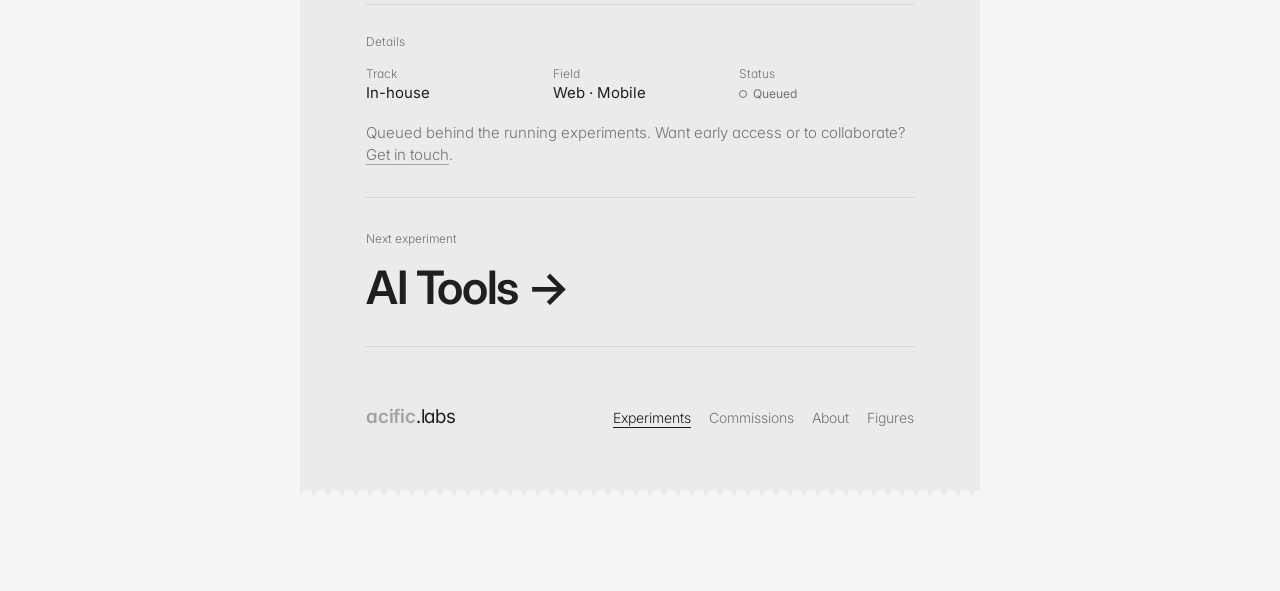
<file: experiments/apps/index.html>
<!DOCTYPE html>
<html lang="en">
<head>
  <meta charset="UTF-8">
  <meta name="viewport" content="width=device-width, initial-scale=1.0">
  <title>Apps — acific.labs</title>
  <meta name="description" content="One thing, done exceptionally well, beats ten features done fine.">
  <meta name="theme-color" content="#c4704f">
  <meta property="og:title" content="Apps — acific.labs">
  <meta property="og:description" content="One thing, done exceptionally well, beats ten features done fine.">
  <meta property="og:type" content="website">
  <link rel="icon" href="/assets/favicon.svg?v=2" type="image/svg+xml">
  <link rel="icon" href="/assets/favicon-32.png" sizes="32x32" type="image/png">
  <link rel="apple-touch-icon" href="/assets/apple-touch-icon.png">
  <link rel="manifest" href="/site.webmanifest">
  <meta property="og:image" content="https://acific.com/assets/og.png">
  <meta property="og:image:width" content="1200">
  <meta property="og:image:height" content="630">
  <meta property="og:site_name" content="acific.labs">
  <meta name="twitter:card" content="summary_large_image">
  <link rel="preconnect" href="https://fonts.googleapis.com">
  <link rel="preconnect" href="https://fonts.gstatic.com" crossorigin>
  <link href="https://fonts.googleapis.com/css2?family=Inter:wght@300;400;600;800&display=swap" rel="stylesheet">
  <link href="https://fonts.googleapis.com/css2?family=Noto+Serif:ital,wght@1,700&amp;text=%CE%B1&amp;display=block" rel="stylesheet">
  <link rel="stylesheet" href="/assets/style.css?v=20261016170921">
</head>
<body>
  <div class="wall">
    <article class="card" style="--band: #c4704f">
      <header class="card-head">
        <a class="mark" href="/" aria-label="Acific home"><span class="alpha" aria-hidden="true">α</span></a>
        <p class="meta">Experiment 003<br>Queued</p>
        <span class="chip head-chip">Queued</span>
      </header>

      <h1 class="title reveal">Apps</h1>
      <p class="by reveal">By Acific</p>
      <figure class="fig reveal">
        <svg data-figure="funnel" role="img" aria-label="Apps figure"></svg>
      </figure>
      <section class="sect reveal">
        <p class="label">Hypothesis</p>
        <p class="lede">One thing, done exceptionally well, beats ten features done fine. Web and mobile apps built around a single idea, with care spent on how they feel rather than how much they do.</p>
      </section>
      <section class="sect reveal">
        <p class="label">Exploring</p>
        <ul class="bullets">
            <li>Focused apps with one clear job</li>
            <li>Interfaces that feel obvious the first time</li>
            <li>Craft in the details: motion, type, response</li>
        </ul>
      </section>
      <section class="sect reveal">
        <p class="label">Details</p>
        <dl class="facts">
          <div><dt>Track</dt><dd>In-house</dd></div>
          <div><dt>Field</dt><dd>Web · Mobile</dd></div>
          <div><dt>Status</dt><dd><span class="st">Queued</span></dd></div>
        </dl>
        <p class="muted">Queued behind the running experiments. Want early access or to collaborate? <a class="u" href="/about/#contact">Get in touch</a>.</p>
      </section>
      <a class="next link reveal" href="/experiments/ai-tools/"><span class="label">Next experiment</span><span class="next-title">AI Tools →</span></a>

      <footer class="card-foot">
        <a class="wordmark" href="/"><span>acific</span>.labs</a>
        <nav aria-label="Main">
        <a href="/experiments/" aria-current="page">Experiments</a>
        <a href="/commissions/">Commissions</a>
        <a href="/about/">About</a>
        <a href="/figures/">Figures</a>
        </nav>
      </footer>
    </article>
  </div>
  <nav class="dock" aria-label="Pages">
    <a class="dock-home" href="/" aria-label="Home"><span class="alpha" aria-hidden="true">α</span></a>
    <a class="dock-card" href="/experiments/" style="--band: #e8a13c" aria-current="page"><b class="alpha" aria-hidden="true">α</b><span>Experiments</span></a>
    <a class="dock-card" href="/commissions/" style="--band: #6f9a8d"><b class="alpha" aria-hidden="true">α</b><span>Commissions</span></a>
    <a class="dock-card" href="/about/" style="--band: #1f1f1f"><b class="alpha" aria-hidden="true">α</b><span>About</span></a>
    <a class="dock-card" href="/figures/" style="--band: #e0c24f"><b class="alpha" aria-hidden="true">α</b><span>Figures</span></a>
  </nav>
  <script type="module" src="/assets/site.js?v=20261016170921"></script>
  <!-- Cloudflare Web Analytics (cookie-free) -->
  <script type="module" src="https://static.cloudflareinsights.com/beacon.min.js" data-cf-beacon='{"token": "da414ee884b74918b845daea1137ff67"}'></script>
</body>
</html>
</file>
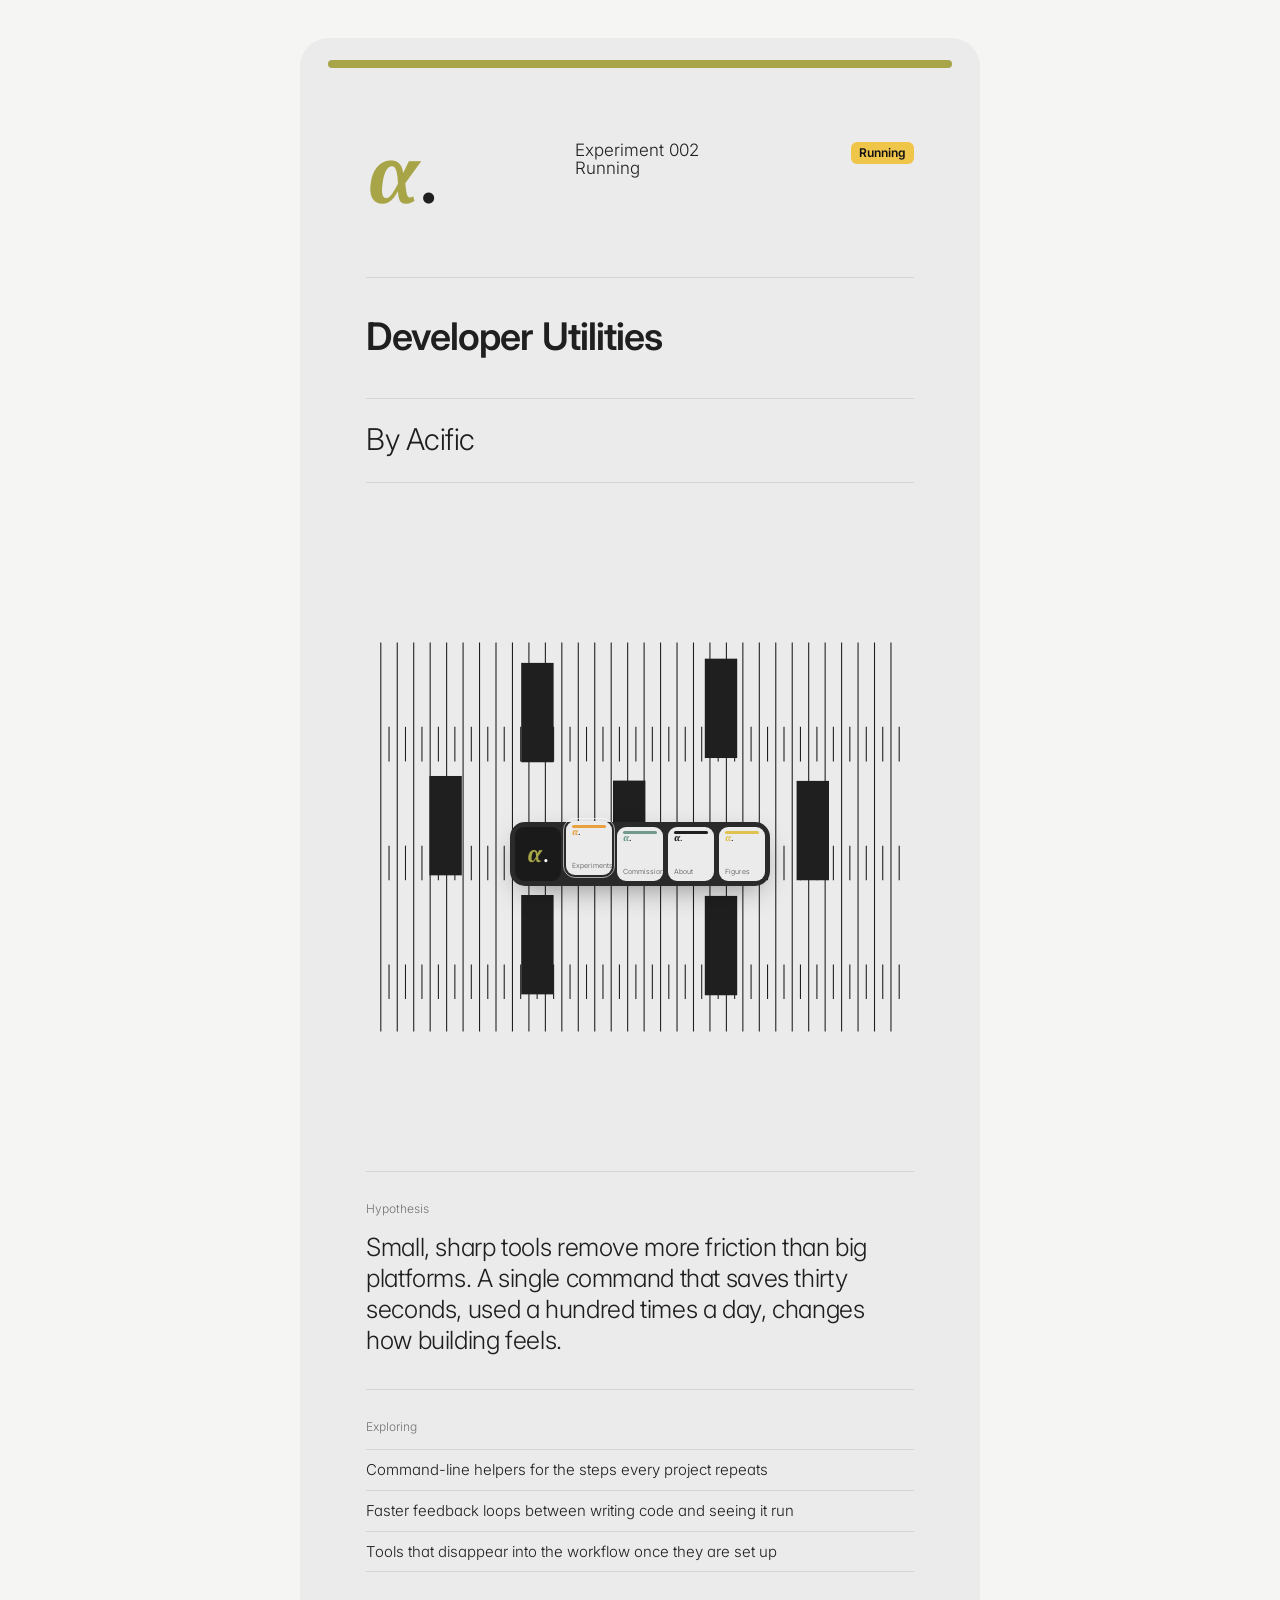
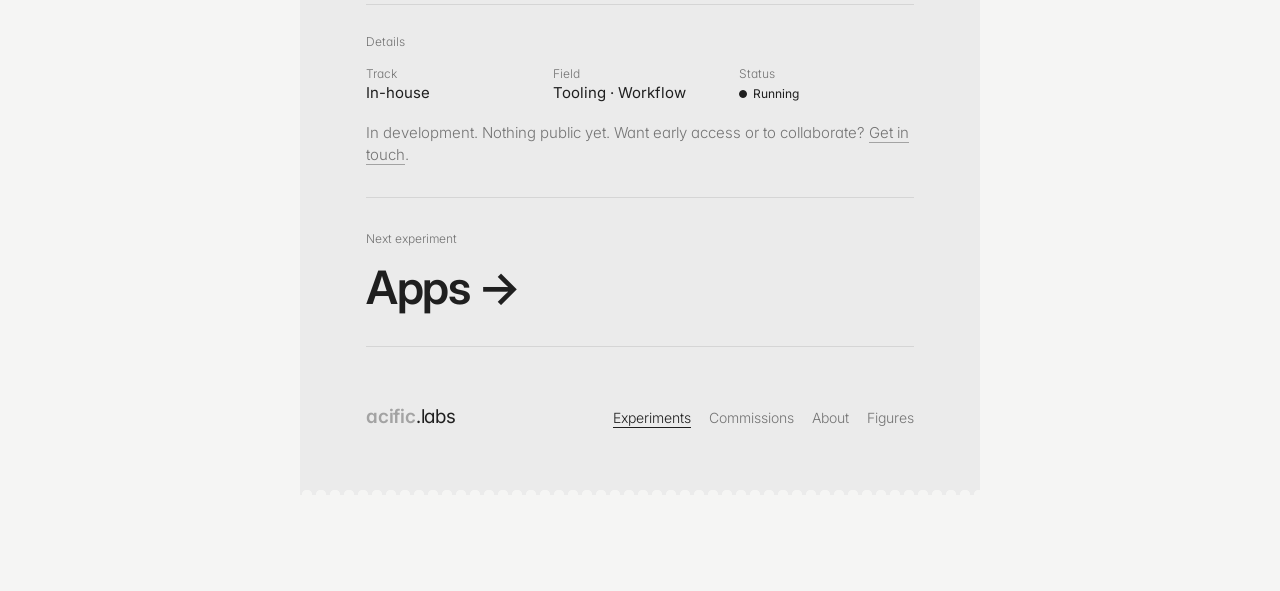
<file: experiments/developer-utilities/index.html>
<!DOCTYPE html>
<html lang="en">
<head>
  <meta charset="UTF-8">
  <meta name="viewport" content="width=device-width, initial-scale=1.0">
  <title>Developer Utilities — acific.labs</title>
  <meta name="description" content="Small, sharp tools remove more friction than big platforms.">
  <meta name="theme-color" content="#a8a548">
  <meta property="og:title" content="Developer Utilities — acific.labs">
  <meta property="og:description" content="Small, sharp tools remove more friction than big platforms.">
  <meta property="og:type" content="website">
  <link rel="icon" href="/assets/favicon.svg?v=2" type="image/svg+xml">
  <link rel="icon" href="/assets/favicon-32.png" sizes="32x32" type="image/png">
  <link rel="apple-touch-icon" href="/assets/apple-touch-icon.png">
  <link rel="manifest" href="/site.webmanifest">
  <meta property="og:image" content="https://acific.com/assets/og.png">
  <meta property="og:image:width" content="1200">
  <meta property="og:image:height" content="630">
  <meta property="og:site_name" content="acific.labs">
  <meta name="twitter:card" content="summary_large_image">
  <link rel="preconnect" href="https://fonts.googleapis.com">
  <link rel="preconnect" href="https://fonts.gstatic.com" crossorigin>
  <link href="https://fonts.googleapis.com/css2?family=Inter:wght@300;400;600;800&display=swap" rel="stylesheet">
  <link href="https://fonts.googleapis.com/css2?family=Noto+Serif:ital,wght@1,700&amp;text=%CE%B1&amp;display=block" rel="stylesheet">
  <link rel="stylesheet" href="/assets/style.css?v=20261016170921">
</head>
<body>
  <div class="wall">
    <article class="card" style="--band: #a8a548">
      <header class="card-head">
        <a class="mark" href="/" aria-label="Acific home"><span class="alpha" aria-hidden="true">α</span></a>
        <p class="meta">Experiment 002<br>Running</p>
        <span class="chip head-chip">Running</span>
      </header>

      <h1 class="title reveal">Developer Utilities</h1>
      <p class="by reveal">By Acific</p>
      <figure class="fig reveal">
        <svg data-figure="bars" role="img" aria-label="Developer Utilities figure"></svg>
      </figure>
      <section class="sect reveal">
        <p class="label">Hypothesis</p>
        <p class="lede">Small, sharp tools remove more friction than big platforms. A single command that saves thirty seconds, used a hundred times a day, changes how building feels.</p>
      </section>
      <section class="sect reveal">
        <p class="label">Exploring</p>
        <ul class="bullets">
            <li>Command-line helpers for the steps every project repeats</li>
            <li>Faster feedback loops between writing code and seeing it run</li>
            <li>Tools that disappear into the workflow once they are set up</li>
        </ul>
      </section>
      <section class="sect reveal">
        <p class="label">Details</p>
        <dl class="facts">
          <div><dt>Track</dt><dd>In-house</dd></div>
          <div><dt>Field</dt><dd>Tooling · Workflow</dd></div>
          <div><dt>Status</dt><dd><span class="st run">Running</span></dd></div>
        </dl>
        <p class="muted">In development. Nothing public yet. Want early access or to collaborate? <a class="u" href="/about/#contact">Get in touch</a>.</p>
      </section>
      <a class="next link reveal" href="/experiments/apps/"><span class="label">Next experiment</span><span class="next-title">Apps →</span></a>

      <footer class="card-foot">
        <a class="wordmark" href="/"><span>acific</span>.labs</a>
        <nav aria-label="Main">
        <a href="/experiments/" aria-current="page">Experiments</a>
        <a href="/commissions/">Commissions</a>
        <a href="/about/">About</a>
        <a href="/figures/">Figures</a>
        </nav>
      </footer>
    </article>
  </div>
  <nav class="dock" aria-label="Pages">
    <a class="dock-home" href="/" aria-label="Home"><span class="alpha" aria-hidden="true">α</span></a>
    <a class="dock-card" href="/experiments/" style="--band: #e8a13c" aria-current="page"><b class="alpha" aria-hidden="true">α</b><span>Experiments</span></a>
    <a class="dock-card" href="/commissions/" style="--band: #6f9a8d"><b class="alpha" aria-hidden="true">α</b><span>Commissions</span></a>
    <a class="dock-card" href="/about/" style="--band: #1f1f1f"><b class="alpha" aria-hidden="true">α</b><span>About</span></a>
    <a class="dock-card" href="/figures/" style="--band: #e0c24f"><b class="alpha" aria-hidden="true">α</b><span>Figures</span></a>
  </nav>
  <script type="module" src="/assets/site.js?v=20261016170921"></script>
  <!-- Cloudflare Web Analytics (cookie-free) -->
  <script type="module" src="https://static.cloudflareinsights.com/beacon.min.js" data-cf-beacon='{"token": "da414ee884b74918b845daea1137ff67"}'></script>
</body>
</html>
</file>
<file: assets/style.css>
:root {
  --wall: #f5f5f4;
  --card: #ebebeb;
  --ink: #1f1f1f;
  --muted: #747474;
  --faint: #a3a3a3;
  --rule: #d5d5d5;
  --sans: "Inter", system-ui, -apple-system, sans-serif;
  --pad: clamp(20px, 7.5vw, 66px);
  --ease: cubic-bezier(.2, .8, .2, 1);
}

@view-transition { navigation: auto; }
::view-transition-old(root) { animation: 0.3s ease both vt-out; }
::view-transition-new(root) { animation: 0.45s ease both vt-in; }
@keyframes vt-out { to { opacity: 0; transform: translateY(-6px); } }
@keyframes vt-in { from { opacity: 0; transform: translateY(8px); } }

* { box-sizing: border-box; margin: 0; padding: 0; }
body {
  background: var(--wall);
  color: var(--ink);
  font-family: var(--sans);
  font-weight: 300;
  font-size: 15px;
  line-height: 1.45;
  -webkit-font-smoothing: antialiased;
  font-feature-settings: "ss01", "cv11";
}
::selection { background: var(--ink); color: var(--card); }
a { color: inherit; text-decoration: none; }
:focus-visible { outline: 1px solid var(--ink); outline-offset: 3px; }
.muted { color: var(--muted); }
.u { border-bottom: 1px solid var(--faint); transition: border-color 0.2s; }
.u:hover { border-color: var(--ink); }

/* ---------- Logo: the alpha (α), sized by the font-size of wherever it sits ---------- */
.alpha {
  font-family: "Noto Serif", Georgia, "Times New Roman", serif;
  font-style: italic; font-weight: 700; font-size: 1.3em; line-height: 0.8;
  /* Takes the color of the card it sits on */
  color: var(--band, #cf5128); letter-spacing: 0; transition: color 0.45s ease;
}
/* "α." — the period in the heavy sans, back at the surrounding text size */
.alpha::after {
  content: "."; font-family: var(--sans); font-style: normal; font-weight: 800;
  font-size: 0.77em; letter-spacing: 0; margin-left: 0.04em; color: var(--ink);
}
.top-mark .alpha::after, .dock-home .alpha::after { color: #fff; }
/* On dark backgrounds a dark card color would vanish, so it's swapped for white */
.top-mark .alpha, .dock-home .alpha { color: var(--band-on-dark, var(--band, #cf5128)); }

/* ---------- Color band: a slim rounded bar inset inside each card, so the
   card's rounded outline stays whole ---------- */
.card, .modal-card, .cc a, .ticket, .exp-fig, .dock-card, .cnav-thumb { position: relative; }
.card::before, .modal-card::before, .cc a::before, .ticket::before, .exp-fig::before, .dock-card::before, .cnav-thumb::before {
  content: ""; position: absolute; z-index: 1; pointer-events: none;
  top: var(--bt, 12px); left: var(--bx, 16px); right: var(--bx, 16px); height: var(--bh, 5px);
  border-radius: 999px; background: var(--band, #b07a78);
}
.card { --bt: 22px; --bx: 28px; --bh: 8px; }
.modal-card { --bt: 36px; --bx: 64px; --bh: 6px; } /* centred on the × (top 22px + 34px / 2) */
.cc a { --bt: 11px; --bx: 18px; --bh: 5px; }
.ticket { --bt: 9px; --bx: 14px; --bh: 4px; }
.exp-fig { --bt: 8px; --bx: 14px; --bh: 4px; }
.dock-card { --bt: 4px; --bx: 6px; --bh: 3px; }
.cnav-thumb { --bt: 3px; --bx: 4px; --bh: 3px; }

/* ---------- The card ---------- */
.wall { padding: clamp(0px, 3vw, 40px) clamp(0px, 3vw, 40px) clamp(0px, 4vw, 56px); }
.card {
  max-width: 680px; margin: 0 auto; min-height: 100vh;
  background: var(--card);
  /* Rounded top corners like an Apple card */
  border-radius: 28px 28px 0 0;
  background: var(--card);
  padding: 104px var(--pad) 56px;
  display: flex; flex-direction: column;
  /* Scalloped "ticket" bottom edge */
  --scallop: radial-gradient(circle at 7px 100%, transparent 5px, #000 5.5px) left bottom / 14px 8px repeat-x;
  -webkit-mask: linear-gradient(#000, #000) top / 100% calc(100% - 8px) no-repeat, var(--scallop);
  mask: linear-gradient(#000, #000) top / 100% calc(100% - 8px) no-repeat, var(--scallop);
  padding-bottom: 64px;
}

.card-head {
  display: grid; grid-template-columns: 1fr minmax(150px, 260px) auto; gap: 16px;
  align-items: start; margin-bottom: 72px;
}
.mark {
  font-weight: 800; font-size: clamp(46px, 7vw, 60px); line-height: 0.8; letter-spacing: -0.04em;
  display: inline-block; transition: transform 0.4s var(--ease);
}
.mark .alpha { transition: transform 0.5s var(--ease); }
.mark:hover .alpha { transform: rotate(-8deg); }
.meta { font-size: 17px; line-height: 1.05; font-weight: 300; }
/* Status pill in the card header's top-right, matching the carousel and nav bar */
.card-head .head-chip { align-self: start; justify-self: end; white-space: nowrap; font-size: 12px; padding: 2px 8px; border-radius: 6px; }

.title {
  font-size: clamp(30px, 4.4vw, 38px); font-weight: 600; letter-spacing: -0.025em; line-height: 1.1;
  border-top: 1px solid var(--rule); padding: 38px 0 40px;
}
.by {
  font-size: clamp(22px, 3.4vw, 30px); font-weight: 300; letter-spacing: -0.015em; line-height: 1.1;
  border-top: 1px solid var(--rule); border-bottom: 1px solid var(--rule); padding: 24px 0 26px;
}

.fig { margin: clamp(40px, 8vw, 84px) 0 clamp(36px, 6vw, 64px); display: flex; justify-content: center; }
.fig svg { width: min(100%, 540px); height: auto; aspect-ratio: 1; overflow: visible; display: block; }
.fig svg.clickable { cursor: pointer; }
.hint { text-align: center; font-size: 12px; color: var(--faint); margin: 20px 0 28px; }
/* Tucked up under a figure when it captions one */
.fig + .hint { margin: -28px 0 48px; }

.card-foot {
  margin-top: auto; padding-top: 56px;
  display: flex; justify-content: space-between; align-items: baseline; flex-wrap: wrap; gap: 12px 24px;
}
.wordmark { font-size: 19px; font-weight: 400; letter-spacing: -0.01em; }
.wordmark span { color: var(--faint); font-weight: 600; }
.card-foot nav { display: flex; gap: 18px; font-size: 14px; }
.card-foot nav a { color: var(--muted); transition: color 0.2s; }
.card-foot nav a:hover, .card-foot nav a[aria-current] { color: var(--ink); }
.card-foot nav a[aria-current] { text-decoration: underline; text-underline-offset: 4px; text-decoration-thickness: 1px; }

/* ---------- Rows & sections ---------- */
.label { font-size: 12px; color: var(--muted); margin-bottom: 14px; }
.num { font-size: 13px; color: var(--muted); font-variant-numeric: tabular-nums; }
.rows { list-style: none; border-top: 1px solid var(--rule); }
.row {
  display: grid; grid-template-columns: 56px minmax(0, 1fr) minmax(0, 1.1fr); gap: 12px; align-items: baseline;
  padding: 18px 0 20px; border-bottom: 1px solid var(--rule);
  transition: padding 0.45s var(--ease);
}
.row-title { font-size: 19px; font-weight: 600; letter-spacing: -0.015em; }
.row-text { font-size: 14px; color: var(--muted); }
.row.link:hover, .rows li.row:hover { padding-left: 10px; }
.row.link:hover .row-title::after { content: " →"; }

.sect { padding: 28px 0 32px; border-top: 1px solid var(--rule); }
.sect:last-of-type { border-bottom: 1px solid var(--rule); }
.lede { font-size: clamp(20px, 2.6vw, 25px); line-height: 1.25; letter-spacing: -0.015em; }
.bullets { list-style: none; }
.bullets li { padding: 9px 0; border-bottom: 1px solid var(--rule); }
.bullets li:first-child { border-top: 1px solid var(--rule); }
.facts { display: grid; grid-template-columns: repeat(3, minmax(0, 1fr)); gap: 12px; margin-bottom: 18px; }
.facts dt { font-size: 12px; color: var(--muted); }
.facts dd { font-weight: 400; }

.st { font-size: 12px; color: var(--muted); display: inline-flex; align-items: center; gap: 6px; }
.st::before { content: ""; width: 6px; height: 6px; border-radius: 50%; border: 1px solid currentColor; }
.st.run { color: var(--ink); }
.st.run::before { background: var(--ink); border-color: var(--ink); animation: pulse 1.4s ease-in-out infinite; }
@keyframes pulse { 50% { opacity: 0.2; } }

/* "Next experiment" / "Open a channel": small label stacked over a big title */
.next { display: flex; flex-direction: column; align-items: flex-start; gap: 6px; padding: 24px 0 26px; border-bottom: 1px solid var(--rule); margin-top: 8px; }
.next .label { margin: 0; }
.next-title { display: inline-block; font-size: clamp(30px, 5vw, 46px); font-weight: 600; letter-spacing: -0.03em; transition: transform 0.5s var(--ease); }
.next:hover .next-title { transform: translateX(10px); }

.mail { display: inline-block; font-size: clamp(22px, 3.6vw, 34px); font-weight: 600; letter-spacing: -0.025em; margin-bottom: 12px; border-bottom: 2px solid var(--ink); word-break: break-all; }
.mail:hover { color: var(--muted); border-color: var(--muted); }

/* Experiments index: one mini poster per row */
.exps { margin-top: 4px; }
.exp {
  display: grid; grid-template-columns: clamp(110px, 22vw, 168px) 1fr; gap: clamp(16px, 4vw, 36px); align-items: center;
  padding: 22px 0; border-bottom: 1px solid var(--rule);
}
.exp-fig { display: block; aspect-ratio: 1; border-radius: 16px; overflow: hidden; background: var(--card); padding: 16px 10px 10px; box-shadow: inset 0 0 0 1px var(--rule); transition: transform 0.5s var(--ease); }
.exp-fig svg { width: 100%; height: 100%; overflow: visible; display: block; }
.exp:hover .exp-fig { transform: translateY(-4px) rotate(-1.5deg); }
.exp-text { display: flex; flex-direction: column; gap: 6px; }
.exp-top { display: flex; gap: 14px; align-items: baseline; }
.exp-title { font-size: clamp(24px, 4vw, 34px); font-weight: 600; letter-spacing: -0.025em; line-height: 1.05; }
.exp:hover .exp-title { text-decoration: underline; text-decoration-thickness: 1px; text-underline-offset: 5px; }

/* Figures gallery: a wall of tickets */
.tickets { display: grid; grid-template-columns: repeat(3, minmax(0, 1fr)); gap: clamp(12px, 2.4vw, 24px); }
.ticket {
  border-radius: 20px; background: #f3f3f3;
  padding: 22px 14px 14px; display: flex; flex-direction: column; gap: 6px;
  transition: transform 0.5s var(--ease), box-shadow 0.5s;
}
.ticket:hover { transform: translateY(-6px) rotate(-0.8deg); box-shadow: 0 18px 30px -18px rgba(0, 0, 0, 0.25); }
.ticket-mark { font-weight: 800; font-size: 15px; letter-spacing: -0.04em; }
.ticket svg { width: 100%; aspect-ratio: 1; height: auto; overflow: visible; display: block; }
.ticket figcaption { display: grid; gap: 2px; }
.ticket-name { font-size: 15px; font-weight: 400; line-height: 1.1; }
.ticket-sub { font-size: 12px; color: var(--muted); }
.ticket-note { font-size: 12px; color: var(--muted); margin-top: 6px; line-height: 1.35; }
.tickets .ticket.reveal:nth-child(3n + 2) { transition-delay: 0.08s; }
.tickets .ticket.reveal:nth-child(3n + 3) { transition-delay: 0.16s; }

/* ---------- Dock ---------- */
.dock {
  position: fixed; left: 50%; bottom: 14px; transform: translateX(-50%); z-index: 50;
  display: flex; gap: 5px; padding: 5px; background: #2a2a2a; border-radius: 15px;
  box-shadow: 0 10px 30px -10px rgba(0, 0, 0, 0.45);
}
.dock a { flex: 0 0 auto; width: 46px; height: 54px; border-radius: 9px; overflow: hidden; transition: transform 0.35s var(--ease); }
.dock a:hover, .dock a[aria-current] { transform: translateY(-6px); }
.dock-home { display: flex; align-items: center; justify-content: center; background: #1a1a1a; color: #fff; font-weight: 800; font-size: 17px; letter-spacing: -0.04em; }
.dock-card { background: var(--card); padding: 7px 6px 5px; display: flex; flex-direction: column; justify-content: space-between; }
.dock-card b { font-weight: 800; font-size: 9px; letter-spacing: -0.04em; }
.dock-card span { font-size: 7px; line-height: 1.1; color: #555; }
.dock a[aria-current] { outline: 1px solid rgba(255, 255, 255, 0.6); outline-offset: 2px; }
.wall { padding-bottom: 96px !important; }

/* ---------- Home: 3D carousel on a dark stage ---------- */
.home body {
  height: 100vh; overflow: hidden; color: #ececec;
  background: radial-gradient(ellipse 80% 60% at 50% 42%, #2b2b30 0%, #151517 55%, #0b0b0c 100%);
}
.home ::selection { background: #ececec; color: #111; }
.top {
  position: fixed; top: 0; left: 0; right: 0; z-index: 20;
  /* Mark on the left, title on the right */
  display: flex; justify-content: space-between; align-items: center; gap: 16px;
  padding: 20px clamp(16px, 4vw, 40px);
}
.top-mark { justify-self: start; font-weight: 800; font-size: 30px; letter-spacing: -0.04em; line-height: 1; }
.top-title { font-size: 13px; font-weight: 400; text-align: right; }
/* "acific" takes the front card's color like the α logo; ".labs" stays white */
.top-title { color: #fff; }
.top-title span { color: var(--band-on-dark, var(--band, #cf5128)); font-weight: 600; transition: color 0.45s ease; }

.stage {
  position: fixed; inset: 0; perspective: 1400px; perspective-origin: 50% 46%;
  touch-action: pan-y; cursor: grab; user-select: none; -webkit-user-select: none;
}
/* Card size, shared by the stage and the nav bar that sits under it */
.home { --cw: clamp(190px, 19vw, 250px); --ch: calc(var(--cw) * 1.38); --cy: 46%; }
.stage.dragging { cursor: grabbing; }
.cc {
  position: absolute; left: calc(50% - var(--cw) / 2); top: calc(var(--cy) - var(--ch) / 2);
  width: var(--cw); height: var(--ch);
  will-change: transform, opacity;
  backface-visibility: hidden;
  /* Reflect the whole card, veil included, so dimmed cards reflect dimmed */
  -webkit-box-reflect: below 6px linear-gradient(transparent 74%, rgba(255, 255, 255, 0.14));
}
/* Distance dimming: a dark veil whose opacity tracks --dim (cheap to change,
   unlike a filter, which repaints the whole card every frame) */
.cc::after {
  content: ""; position: absolute; inset: 0; border-radius: 22px; pointer-events: none;
  background: #0b0b0c; opacity: var(--dim, 0); z-index: 2;
}
.cc a {
  position: relative; display: flex; flex-direction: column; height: 100%;
  background: var(--card); color: var(--ink);
  /* Apple-like rounded corners */
  border-radius: 22px; background: var(--card); padding: 28px 16px 13px;
  box-shadow: 0 30px 60px -22px rgba(0, 0, 0, 0.85);
  transition: box-shadow 0.4s;
}
/* A soft glass sheen across each card */
.cc a::after {
  content: ""; position: absolute; inset: 0; border-radius: inherit; pointer-events: none;
  background: linear-gradient(118deg, rgba(255, 255, 255, 0.45) 0%, rgba(255, 255, 255, 0) 38%, rgba(255, 255, 255, 0) 70%, rgba(255, 255, 255, 0.18) 100%);
  mix-blend-mode: soft-light;
}
.cc.is-active a { box-shadow: 0 40px 80px -26px rgba(0, 0, 0, 0.9), 0 0 0 1px rgba(255, 255, 255, 0.35); }
.cc-head { display: grid; grid-template-columns: 1fr auto auto; gap: 8px; align-items: start; }
.cc-head b { font-weight: 800; font-size: 21px; letter-spacing: -0.04em; line-height: 0.8; }
.cc-meta { font-size: 8.5px; line-height: 1.1; }
/* The status pill from the nav bar, in the card's top-right corner */
.cc-chip { align-self: start; white-space: nowrap; font-size: 8.5px; line-height: 1.3; }
.cc-title { margin-top: 22px; border-top: 1px solid var(--rule); padding: 9px 0 10px; font-size: 15px; font-weight: 600; letter-spacing: -0.02em; line-height: 1.1; }
.cc-by { border-top: 1px solid var(--rule); border-bottom: 1px solid var(--rule); padding: 7px 0 8px; font-size: 11.5px; }
.cc-fig { flex: 1; display: flex; align-items: center; justify-content: center; min-height: 0; }
.cc-fig svg { width: 84%; height: auto; aspect-ratio: 1; overflow: visible; }
.cc-foot { display: flex; justify-content: space-between; align-items: baseline; font-size: 10px; }
.cc-foot i { font-style: normal; color: var(--faint); font-weight: 600; }
.cc-open { opacity: 0; transition: opacity 0.3s; font-weight: 600; }
.cc.is-active .cc-open { opacity: 1; }

/* Tagline above the carousel: the same gap above the front card as the nav
   bar has below it (card reflection + 28px), never riding into the header */
.ctag {
  position: fixed; left: 0; right: 0; z-index: 30; pointer-events: none; padding: 0 24px; text-wrap: balance;
  top: max(96px, calc(var(--cy) - var(--ch) * 0.76 - 28px)); transform: translateY(-100%);
  text-align: center; font-size: clamp(15px, 1.6vw, 18px); font-weight: 300; letter-spacing: -0.01em; color: #b9b9b9;
}

/* Glass nav bar */
.cnav {
  /* Just under the front card and its reflection */
  position: fixed; left: 50%; top: calc(var(--cy) + var(--ch) * 0.76 + 28px); transform: translateX(-50%); z-index: 30;
  display: flex; align-items: center; gap: 6px; padding: 6px;
  background: rgba(255, 255, 255, 0.07); border: 1px solid rgba(255, 255, 255, 0.14); border-radius: 999px;
  backdrop-filter: blur(18px) saturate(1.4); -webkit-backdrop-filter: blur(18px) saturate(1.4);
  box-shadow: 0 20px 40px -20px rgba(0, 0, 0, 0.8), inset 0 1px 0 rgba(255, 255, 255, 0.08);
  color: #eee;
}
.cbtn {
  width: 34px; height: 34px; border-radius: 50%; flex: 0 0 auto;
  display: flex; align-items: center; justify-content: center;
  background: rgba(255, 255, 255, 0.06); border: 0; color: inherit; font: 400 16px/1 var(--sans); cursor: pointer;
  transition: background 0.2s, transform 0.2s;
}
.cbtn:hover { background: rgba(255, 255, 255, 0.16); }
.cbtn:active { transform: scale(0.94); }
#play { font-size: 10px; }
.i-pause { display: none; letter-spacing: -2px; }
#play[aria-pressed="true"] .i-play { display: none; }
#play[aria-pressed="true"] .i-pause { display: inline; }
.cnav-now { display: flex; align-items: center; gap: 10px; padding: 0 10px 0 6px; min-width: min(240px, 46vw); }
.cnav-thumb {
  width: 28px; height: 34px; flex: 0 0 auto; border-radius: 3px;
  background: var(--card); color: var(--ink); border-radius: 7px; overflow: hidden;
  padding: 3px 4px; transition: border-color 0.3s;
}
.cnav-thumb b { font-weight: 800; font-size: 9px; letter-spacing: -0.04em; display: block; }
.cnav-text { display: flex; flex-direction: column; min-width: 0; }
.cnav-title { display: flex; align-items: center; gap: 6px; font-size: 12.5px; font-weight: 600; white-space: nowrap; }
.chip { font-size: 9px; font-weight: 600; color: #111; background: #f0c64a; border-radius: 4px; padding: 1px 5px; }
.cnav-sub { font-size: 10.5px; color: #9a9a9a; white-space: nowrap; overflow: hidden; text-overflow: ellipsis; }
.chint { position: fixed; left: 0; right: 0; top: calc(var(--cy) + var(--ch) * 0.76 + 90px); text-align: center; font-size: 10px; color: #646464; z-index: 30; }

@media (max-width: 640px) {
  .home { --cw: 56vw; }
  .cnav { max-width: calc(100vw - 20px); gap: 4px; padding: 5px; }
  .cbtn { width: 32px; height: 32px; }
  .cnav-now { min-width: 0; flex: 1 1 auto; padding: 0 4px; gap: 8px; }
  .cnav-title { overflow: hidden; }
  .cnav-title #navTitle { overflow: hidden; text-overflow: ellipsis; }
  .cnav-sub { display: none; }
  .chint { display: none; }
}

/* ---------- Popup: a page card over the blurred carousel ---------- */
.modal {
  position: fixed; inset: 0; z-index: 200;
  overflow-y: auto; overscroll-behavior: contain;
  padding: clamp(56px, 9vh, 96px) clamp(12px, 3vw, 24px) clamp(56px, 9vh, 96px);
  background: rgba(12, 12, 14, 0.38);
  backdrop-filter: blur(18px) saturate(0.85); -webkit-backdrop-filter: blur(18px) saturate(0.85);
  opacity: 0; transition: opacity 0.35s ease;
}
.modal[hidden] { display: none; }
.modal.show { opacity: 1; }
.modal-card {
  position: relative; max-width: 720px; margin: 0 auto;
  background: var(--card); color: var(--ink);
  border-radius: 28px; overflow: hidden;
  box-shadow: 0 50px 120px -30px rgba(0, 0, 0, 0.7), 0 0 0 1px rgba(255, 255, 255, 0.08);
  transform: translateY(48px) scale(0.98); filter: blur(10px);
  transition: transform 0.65s var(--ease), filter 0.5s ease;
}

.modal.show .modal-card { transform: none; filter: none; }
/* The card's contents come out of a blur one after another, top to bottom */
@keyframes contentIn { from { opacity: 0; filter: blur(12px); transform: translateY(14px); } }
.modal.show .modal-body > * { animation: contentIn 0.8s var(--ease) backwards; animation-delay: calc(0.12s + var(--i, 0) * 0.07s); }
.modal-body { padding: 100px var(--pad) 52px; display: flex; flex-direction: column; }
/* Even space above (to the color bar) and below (to the first rule) the logo */
.modal-body .card-head { margin-bottom: 68px; }
.modal-body .card-foot { padding-top: 40px; }
.modal-close {
  /* A bare ×, no circle; still a 34px hit area centred on the color bar */
  position: absolute; top: 22px; right: 18px; z-index: 2;
  width: 34px; height: 34px; border: 0; background: none; cursor: pointer;
  color: var(--ink); opacity: 0.55; font: 300 26px/1 var(--sans);
  display: flex; align-items: center; justify-content: center;
  transition: opacity 0.2s, transform 0.3s var(--ease);
}
.modal-close:hover { opacity: 1; transform: rotate(90deg); }
.home.modal-open .cnav, .home.modal-open .chint, .home.modal-open .top { pointer-events: none; }
/* Reflections are costly to blur; drop them while the popup is up */
.home.modal-open .cc { -webkit-box-reflect: unset; }

/* Load: everything comes out of a blur, front card first, then outward */
@keyframes blurIn { from { opacity: 0; filter: blur(18px); } }
@keyframes cardIn { from { opacity: 0; filter: blur(16px); transform: translateY(26px) scale(0.96); } }
.home .top { animation: blurIn 1s ease 0.05s backwards; }
.home .cc a { animation: cardIn 1.1s var(--ease) backwards; animation-delay: calc(0.2s + var(--delay, 0s)); }
.home .cnav { animation: blurIn 1s ease 0.75s backwards; }
.home .ctag { animation: blurIn 1s ease 0.6s backwards; }
.home .chint { animation: blurIn 1s ease 1s backwards; }

/* ---------- Reveal ---------- */
.reveal { opacity: 0; transform: translateY(12px); filter: blur(10px); transition: opacity 0.7s ease, transform 0.8s var(--ease), filter 0.8s ease; }
.in .reveal { opacity: 1; transform: none; filter: none; }
.in .by.reveal { transition-delay: 0.06s; }
.in .fig.reveal { transition-delay: 0.14s; }
.in .reveal ~ .reveal ~ .reveal { transition-delay: 0.2s; }

@media (max-width: 640px) {
  .card { padding-top: 62px; min-height: 100svh; border-radius: 22px 22px 0 0; }
  .card-head { grid-template-columns: 1fr auto auto; gap: 12px; }
  .card-head .head-chip { font-size: 10px; padding: 1px 6px; }
  .meta { font-size: 13px; }
  .row { grid-template-columns: 40px 1fr; }
  .row-text { grid-column: 2; }
  .facts { grid-template-columns: 1fr 1fr; }
  .card-foot { flex-direction: column; align-items: flex-start; }
  .tickets { grid-template-columns: 1fr 1fr; }
  .dock a { width: 40px; height: 46px; }
}

@media (prefers-reduced-motion: reduce) {
  .reveal, .row, .next-title, .exp-fig, .mark span, .ticket, .dock a { transition: none; }
  .reveal { opacity: 1; transform: none; filter: none; }
  .home .top, .home .cc a, .home .cnav, .home .chint, .home .ctag { animation: none; }
  .modal, .modal-card { transition: none; }
  .modal.show .modal-body > * { animation: none; }
  .st.run::before { animation: none; }
}

/* ---------- Intro (home, once per visit): like a Mac boot screen ---------- */
.intro {
  --ap-ease: cubic-bezier(0.25, 0.1, 0.25, 1);
  position: fixed; inset: 0; z-index: 1000;
  display: flex; flex-direction: column; align-items: center; justify-content: center;
  gap: clamp(48px, 9vh, 84px);
  background: #000; cursor: pointer;
}
.no-intro .intro { display: none; }
.intro-mark {
  display: flex; align-items: baseline; line-height: 0.8; color: #fff;
  animation: bootIn 1.2s var(--ap-ease) 0.15s both;
}
.intro-brand { display: flex; flex-direction: column; align-items: center; gap: clamp(16px, 2.6vh, 24px); }
/* The wordmark, small and quiet under the logo: "acific" white, ".labs" grey */
.intro-word {
  font-family: -apple-system, BlinkMacSystemFont, "SF Pro Display", var(--sans);
  font-size: clamp(15px, 2vmin, 19px); font-weight: 500; letter-spacing: 0.01em;
  color: #86868b; animation: bootIn 1.2s var(--ap-ease) 0.45s both;
}
.intro-word span { color: #fff; }
.intro-alpha {
  font-family: "Noto Serif", Georgia, serif; font-style: italic; font-weight: 700;
  font-size: clamp(64px, 11vmin, 112px); line-height: 0.8;
}
.intro-dot { font-family: var(--sans); font-weight: 800; font-size: clamp(26px, 4.4vmin, 45px); line-height: 0.8; margin-left: 0.04em; }
@keyframes bootIn { from { opacity: 0; filter: blur(14px); transform: scale(1.04); } to { opacity: 1; filter: blur(0); transform: none; } }
/* Exit: a quiet fade to the carousel */
/* Exit: logo and wordmark blur away, then the black fades to the carousel */
.intro.out { animation: bootOut 0.9s var(--ap-ease) forwards; pointer-events: none; }
.intro.out .intro-mark, .intro.out .intro-word { animation: blurAway 0.7s var(--ap-ease) forwards; }
@keyframes bootOut { 0%, 35% { opacity: 1; } 100% { opacity: 0; } }
@keyframes blurAway { to { opacity: 0; filter: blur(16px); transform: scale(0.97); } }

/* Hold the home page's own entrance until the intro clears */
.booting .top, .booting .cc a, .booting .cnav, .booting .chint, .booting .ctag { animation-play-state: paused; }
</file>
